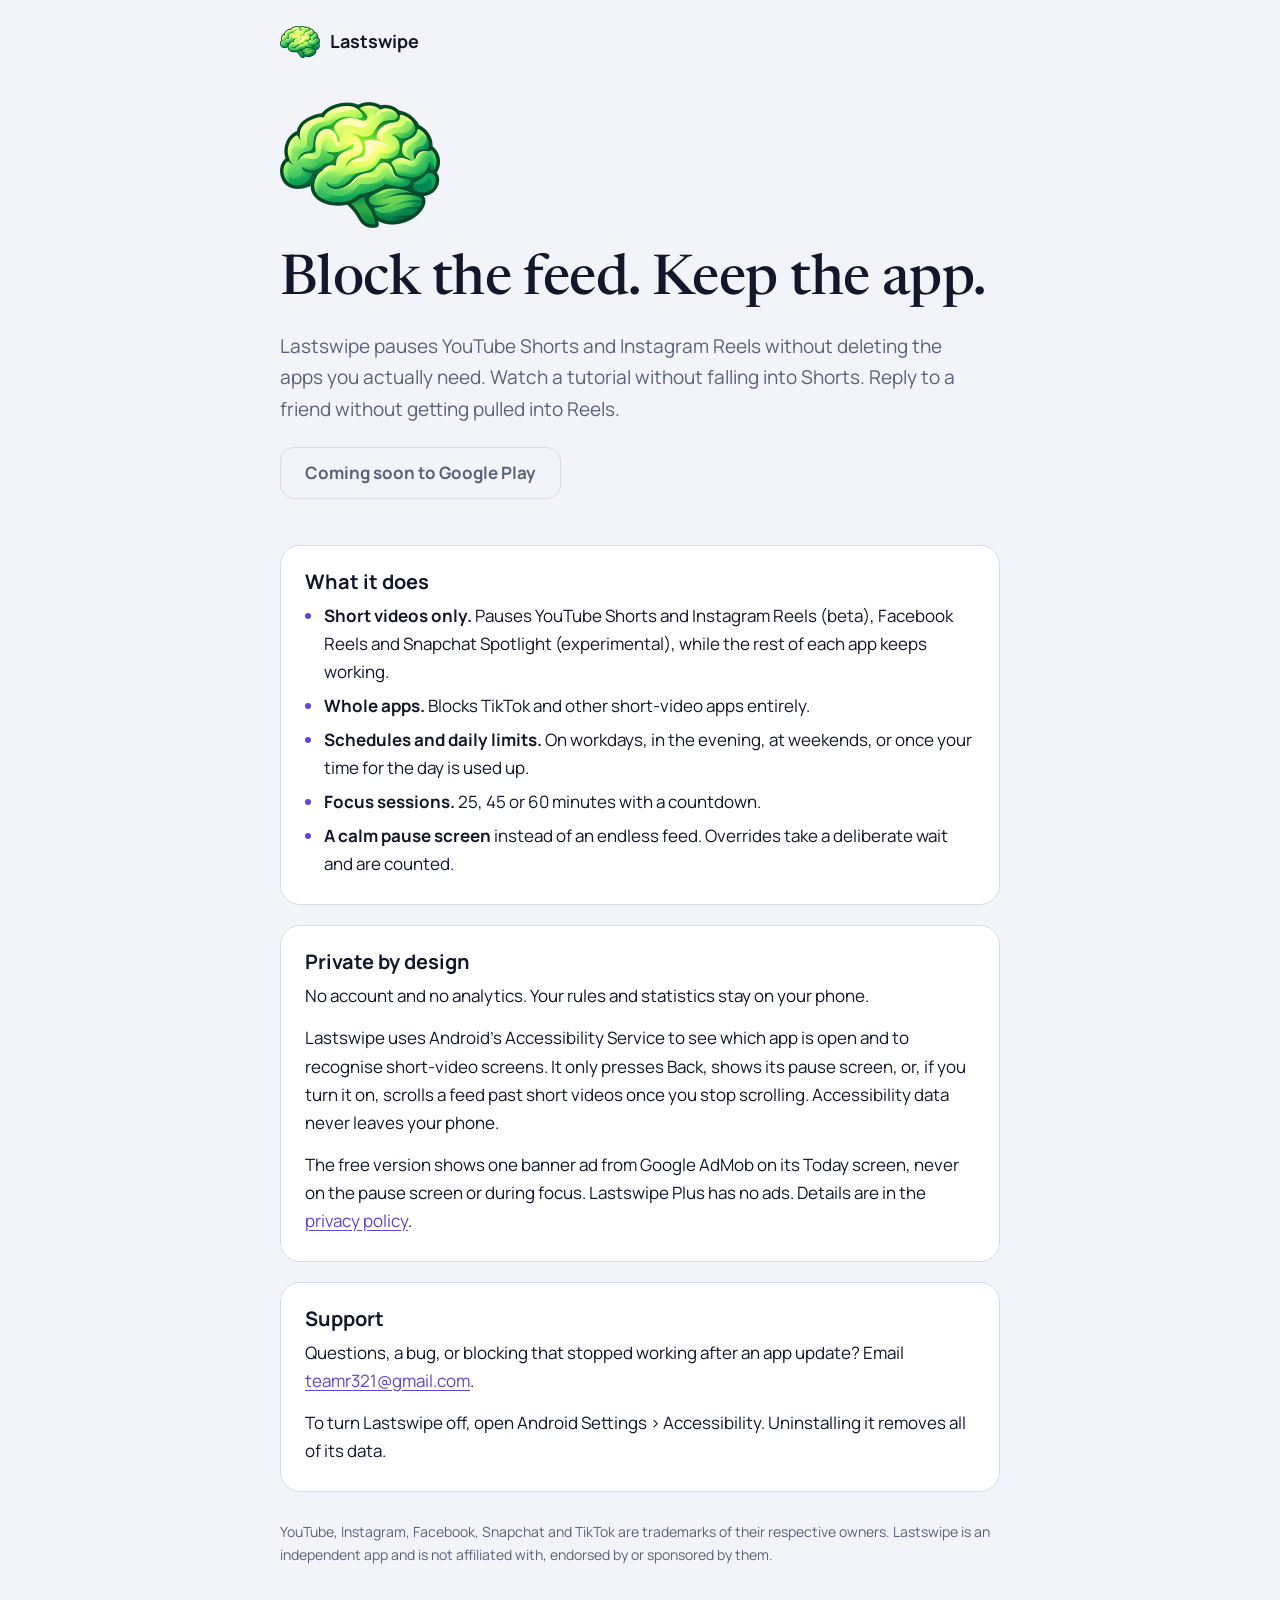
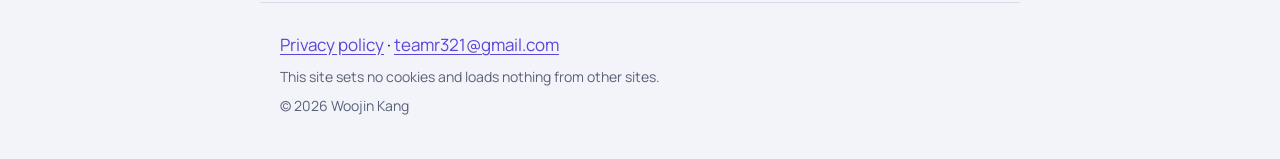
<file: index.html>
<!doctype html>
<html lang="en">
<head>
<meta charset="utf-8">
<meta name="viewport" content="width=device-width, initial-scale=1">
<meta http-equiv="Content-Security-Policy" content="default-src 'none'; script-src 'self'; style-src 'self'; img-src 'self'; font-src 'self'; base-uri 'none'; form-action 'none'">
<meta name="color-scheme" content="dark light">
<title>Lastswipe: block the feed, keep the app</title>
<meta name="description" content="Lastswipe pauses YouTube Shorts and Instagram Reels without deleting the apps you need.">
<link rel="icon" type="image/png" href="assets/icon-512.png">
<link rel="apple-touch-icon" href="assets/icon-512.png">
<link rel="stylesheet" href="assets/style.css">
<link rel="canonical" href="https://teamr2005.github.io/">
<meta property="og:type" content="website">
<meta property="og:site_name" content="Lastswipe">
<meta property="og:title" content="Lastswipe: block the feed, keep the app">
<meta property="og:description" content="Lastswipe pauses YouTube Shorts and Instagram Reels without deleting the apps you need.">
<meta property="og:url" content="https://teamr2005.github.io/">
<meta property="og:image" content="https://teamr2005.github.io/assets/og.png">
</head>
<body>
<header class="top">
<a class="brand" href="./"><img src="assets/logo.png" alt="" width="40" height="32">Lastswipe</a>
</header>
<main class="landing">
<section class="hero">
<img class="hero-logo" src="assets/logo.png" alt="" width="160" height="126">
<h1>Block the feed. Keep the app.</h1>
<p class="lede">Lastswipe pauses YouTube Shorts and Instagram Reels without deleting the apps you actually need.
Watch a tutorial without falling into Shorts. Reply to a friend without getting pulled into Reels.</p>
<p><span class="button soon">Coming soon to Google Play</span></p>
</section>
<section class="card">
<h2>What it does</h2>
<ul class="features">
<li><strong>Short videos only.</strong> Pauses YouTube Shorts and Instagram Reels (beta), Facebook Reels and Snapchat Spotlight (experimental), while the rest of each app keeps working.</li>
<li><strong>Whole apps.</strong> Blocks TikTok and other short-video apps entirely.</li>
<li><strong>Schedules and daily limits.</strong> On workdays, in the evening, at weekends, or once your time for the day is used up.</li>
<li><strong>Focus sessions.</strong> 25, 45 or 60 minutes with a countdown.</li>
<li><strong>A calm pause screen</strong> instead of an endless feed. Overrides take a deliberate wait and are counted.</li>
</ul>
</section>
<section class="card">
<h2>Private by design</h2>
<p>No account and no analytics. Your rules and statistics stay on your phone.</p>
<p>Lastswipe uses Android's Accessibility Service to see which app is open and to recognise short-video screens.
It only presses Back, shows its pause screen, or, if you turn it on, scrolls a feed past short videos once you
stop scrolling. Accessibility data never leaves your phone.</p>
<p>The free version shows one banner ad from Google AdMob on its Today screen, never on the pause screen or during
focus. Lastswipe Plus has no ads. Details are in the <a href="privacy/">privacy policy</a>.</p>
</section>
<section class="card">
<h2>Support</h2>
<p>Questions, a bug, or blocking that stopped working after an app update? Email <a href="mailto:teamr321@gmail.com">teamr321@gmail.com</a>.</p>
<p>To turn Lastswipe off, open Android Settings &gt; Accessibility. Uninstalling it removes all of its data.</p>
</section>
<p class="small trademark">YouTube, Instagram, Facebook, Snapchat and TikTok are trademarks of their respective owners.
Lastswipe is an independent app and is not affiliated with, endorsed by or sponsored by them.</p>
</main>
<footer class="foot">
<p><a href="privacy/">Privacy policy</a> · <a href="mailto:teamr321@gmail.com">teamr321@gmail.com</a></p>
<p class="small">This site sets no cookies and loads nothing from other sites.</p>
<p class="small">© 2026 Woojin Kang</p>
</footer>
</body>
</html>
</file>
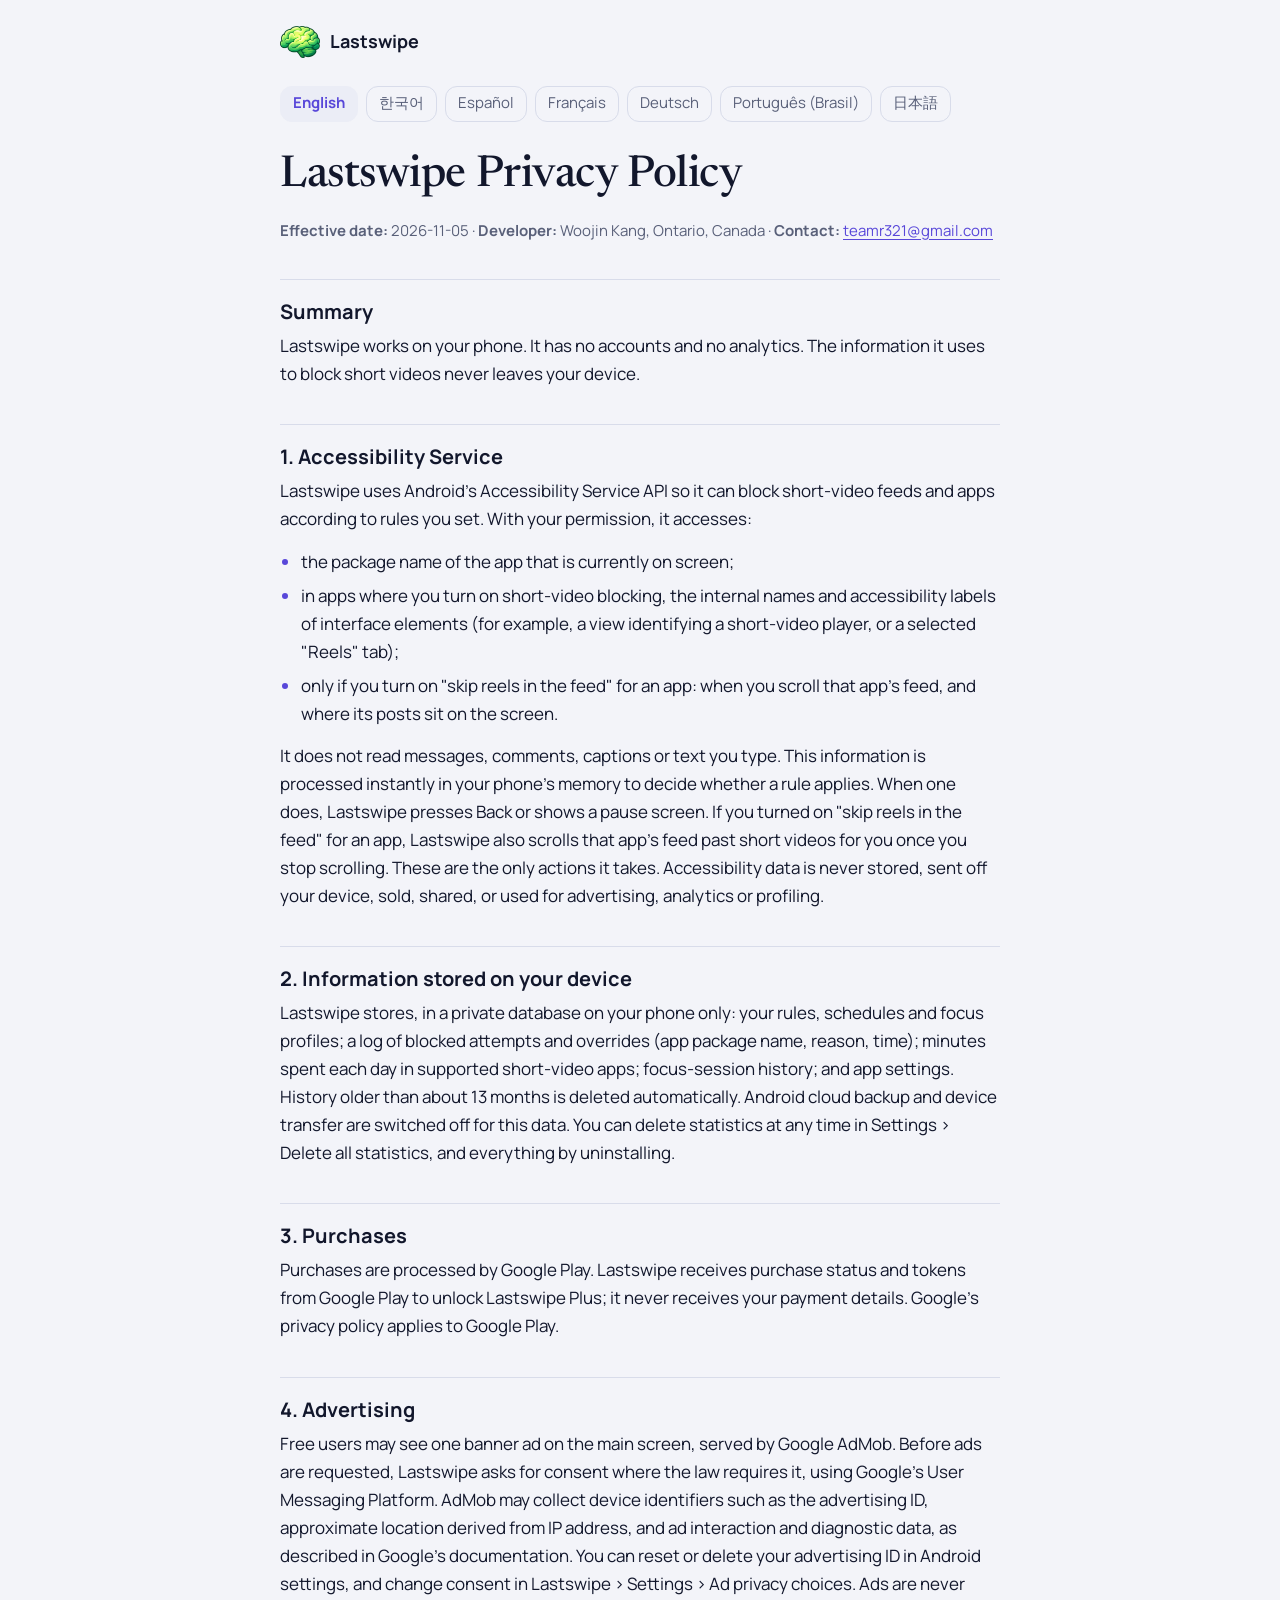
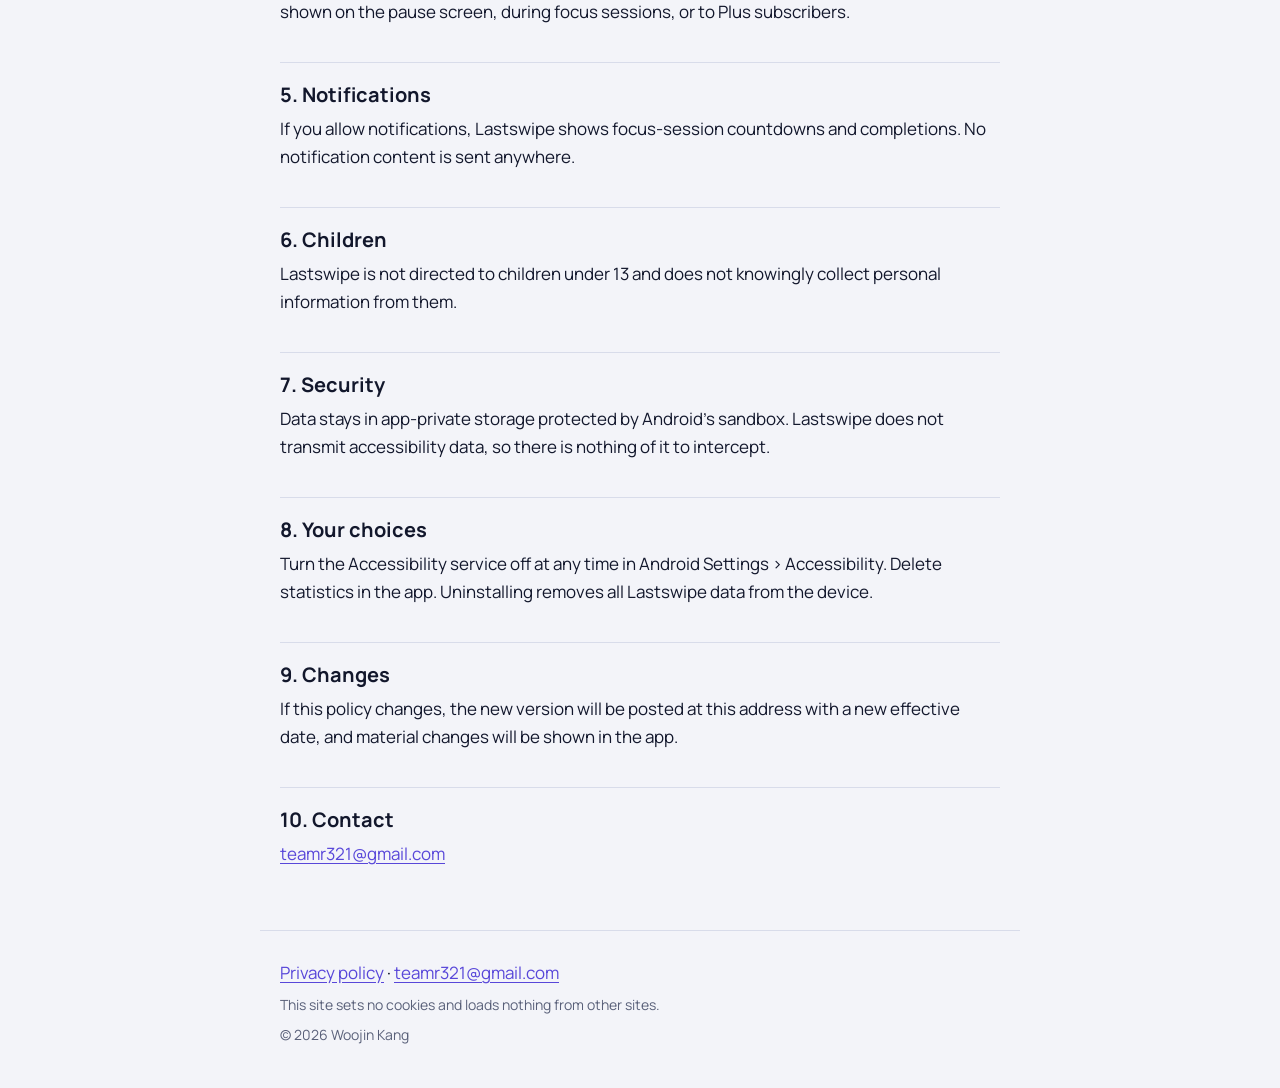
<file: privacy/index.html>
<!doctype html>
<html lang="en">
<head>
<meta charset="utf-8">
<meta name="viewport" content="width=device-width, initial-scale=1">
<meta http-equiv="Content-Security-Policy" content="default-src 'none'; script-src 'self'; style-src 'self'; img-src 'self'; font-src 'self'; base-uri 'none'; form-action 'none'">
<meta name="color-scheme" content="dark light">
<title>Lastswipe Privacy Policy</title>
<meta name="description" content="Lastswipe works on your phone. It has no accounts and no analytics. The information it uses to block short videos never leaves your device.">
<link rel="icon" type="image/png" href="../assets/icon-512.png">
<link rel="apple-touch-icon" href="../assets/icon-512.png">
<link rel="stylesheet" href="../assets/style.css">
<link rel="canonical" href="https://teamr2005.github.io/privacy/">
<link rel="alternate" hreflang="en" href="https://teamr2005.github.io/privacy/">
<link rel="alternate" hreflang="ko" href="https://teamr2005.github.io/privacy/ko/">
<link rel="alternate" hreflang="es" href="https://teamr2005.github.io/privacy/es/">
<link rel="alternate" hreflang="fr" href="https://teamr2005.github.io/privacy/fr/">
<link rel="alternate" hreflang="de" href="https://teamr2005.github.io/privacy/de/">
<link rel="alternate" hreflang="pt-BR" href="https://teamr2005.github.io/privacy/pt-br/">
<link rel="alternate" hreflang="ja" href="https://teamr2005.github.io/privacy/ja/">
<link rel="alternate" hreflang="x-default" href="https://teamr2005.github.io/privacy/">
<meta property="og:type" content="website">
<meta property="og:site_name" content="Lastswipe">
<meta property="og:title" content="Lastswipe Privacy Policy">
<meta property="og:description" content="Lastswipe works on your phone. It has no accounts and no analytics. The information it uses to block short videos never leaves your device.">
<meta property="og:url" content="https://teamr2005.github.io/privacy/">
<meta property="og:image" content="https://teamr2005.github.io/assets/og.png">
<script src="../assets/lang-hint.js" defer></script>
</head>
<body>
<header class="top">
<a class="brand" href="../"><img src="../assets/logo.png" alt="" width="40" height="32">Lastswipe</a>
</header>
<main class="doc">
<nav class="langs" aria-label="Language / 언어"><ul><li><a href="../privacy/" hreflang="en" lang="en" aria-current="page">English</a></li><li><a href="../privacy/ko/" hreflang="ko" lang="ko">한국어</a></li><li><a href="../privacy/es/" hreflang="es" lang="es">Español</a></li><li><a href="../privacy/fr/" hreflang="fr" lang="fr">Français</a></li><li><a href="../privacy/de/" hreflang="de" lang="de">Deutsch</a></li><li><a href="../privacy/pt-br/" hreflang="pt-BR" lang="pt-BR">Português (Brasil)</a></li><li><a href="../privacy/ja/" hreflang="ja" lang="ja">日本語</a></li></ul></nav>
<p class="notice" id="lang-hint" hidden><a href="ko/" lang="ko" data-lang="ko" hidden>한국어로 보기</a><a href="es/" lang="es" data-lang="es" hidden>Leer en español</a><a href="fr/" lang="fr" data-lang="fr" hidden>Lire en français</a><a href="de/" lang="de" data-lang="de" hidden>Auf Deutsch lesen</a><a href="pt-br/" lang="pt-BR" data-lang="pt" hidden>Ler em português</a><a href="ja/" lang="ja" data-lang="ja" hidden>日本語で読む</a></p>
<h1>Lastswipe Privacy Policy</h1>
<p class="meta"><strong>Effective date:</strong> 2026-11-05 · <strong>Developer:</strong> Woojin Kang, Ontario, Canada · <strong>Contact:</strong> <a href="mailto:teamr321@gmail.com">teamr321@gmail.com</a></p>
<h2 id="s1">Summary</h2>
<p>Lastswipe works on your phone. It has no accounts and no analytics. The information it uses to block short videos never leaves your device.</p>
<h2 id="s2">1. Accessibility Service</h2>
<p>Lastswipe uses Android's Accessibility Service API so it can block short-video feeds and apps according to rules you set. With your permission, it accesses:</p>
<ul><li>the package name of the app that is currently on screen;</li><li>in apps where you turn on short-video blocking, the internal names and accessibility labels of interface elements (for example, a view identifying a short-video player, or a selected "Reels" tab);</li><li>only if you turn on "skip reels in the feed" for an app: when you scroll that app's feed, and where its posts sit on the screen.</li></ul>
<p>It does not read messages, comments, captions or text you type. This information is processed instantly in your phone's memory to decide whether a rule applies. When one does, Lastswipe presses Back or shows a pause screen. If you turned on "skip reels in the feed" for an app, Lastswipe also scrolls that app's feed past short videos for you once you stop scrolling. These are the only actions it takes. Accessibility data is never stored, sent off your device, sold, shared, or used for advertising, analytics or profiling.</p>
<h2 id="s3">2. Information stored on your device</h2>
<p>Lastswipe stores, in a private database on your phone only: your rules, schedules and focus profiles; a log of blocked attempts and overrides (app package name, reason, time); minutes spent each day in supported short-video apps; focus-session history; and app settings. History older than about 13 months is deleted automatically. Android cloud backup and device transfer are switched off for this data. You can delete statistics at any time in Settings &gt; Delete all statistics, and everything by uninstalling.</p>
<h2 id="s4">3. Purchases</h2>
<p>Purchases are processed by Google Play. Lastswipe receives purchase status and tokens from Google Play to unlock Lastswipe Plus; it never receives your payment details. Google's privacy policy applies to Google Play.</p>
<h2 id="s5">4. Advertising</h2>
<p>Free users may see one banner ad on the main screen, served by Google AdMob. Before ads are requested, Lastswipe asks for consent where the law requires it, using Google's User Messaging Platform. AdMob may collect device identifiers such as the advertising ID, approximate location derived from IP address, and ad interaction and diagnostic data, as described in Google's documentation. You can reset or delete your advertising ID in Android settings, and change consent in Lastswipe &gt; Settings &gt; Ad privacy choices. Ads are never shown on the pause screen, during focus sessions, or to Plus subscribers.</p>
<h2 id="s6">5. Notifications</h2>
<p>If you allow notifications, Lastswipe shows focus-session countdowns and completions. No notification content is sent anywhere.</p>
<h2 id="s7">6. Children</h2>
<p>Lastswipe is not directed to children under 13 and does not knowingly collect personal information from them.</p>
<h2 id="s8">7. Security</h2>
<p>Data stays in app-private storage protected by Android's sandbox. Lastswipe does not transmit accessibility data, so there is nothing of it to intercept.</p>
<h2 id="s9">8. Your choices</h2>
<p>Turn the Accessibility service off at any time in Android Settings &gt; Accessibility. Delete statistics in the app. Uninstalling removes all Lastswipe data from the device.</p>
<h2 id="s10">9. Changes</h2>
<p>If this policy changes, the new version will be posted at this address with a new effective date, and material changes will be shown in the app.</p>
<h2 id="s11">10. Contact</h2>
<p><a href="mailto:teamr321@gmail.com">teamr321@gmail.com</a></p>
</main>
<footer class="foot">
<p><a href="../privacy/">Privacy policy</a> · <a href="mailto:teamr321@gmail.com">teamr321@gmail.com</a></p>
<p class="small">This site sets no cookies and loads nothing from other sites.</p>
<p class="small">© 2026 Woojin Kang</p>
</footer>
</body>
</html>
</file>
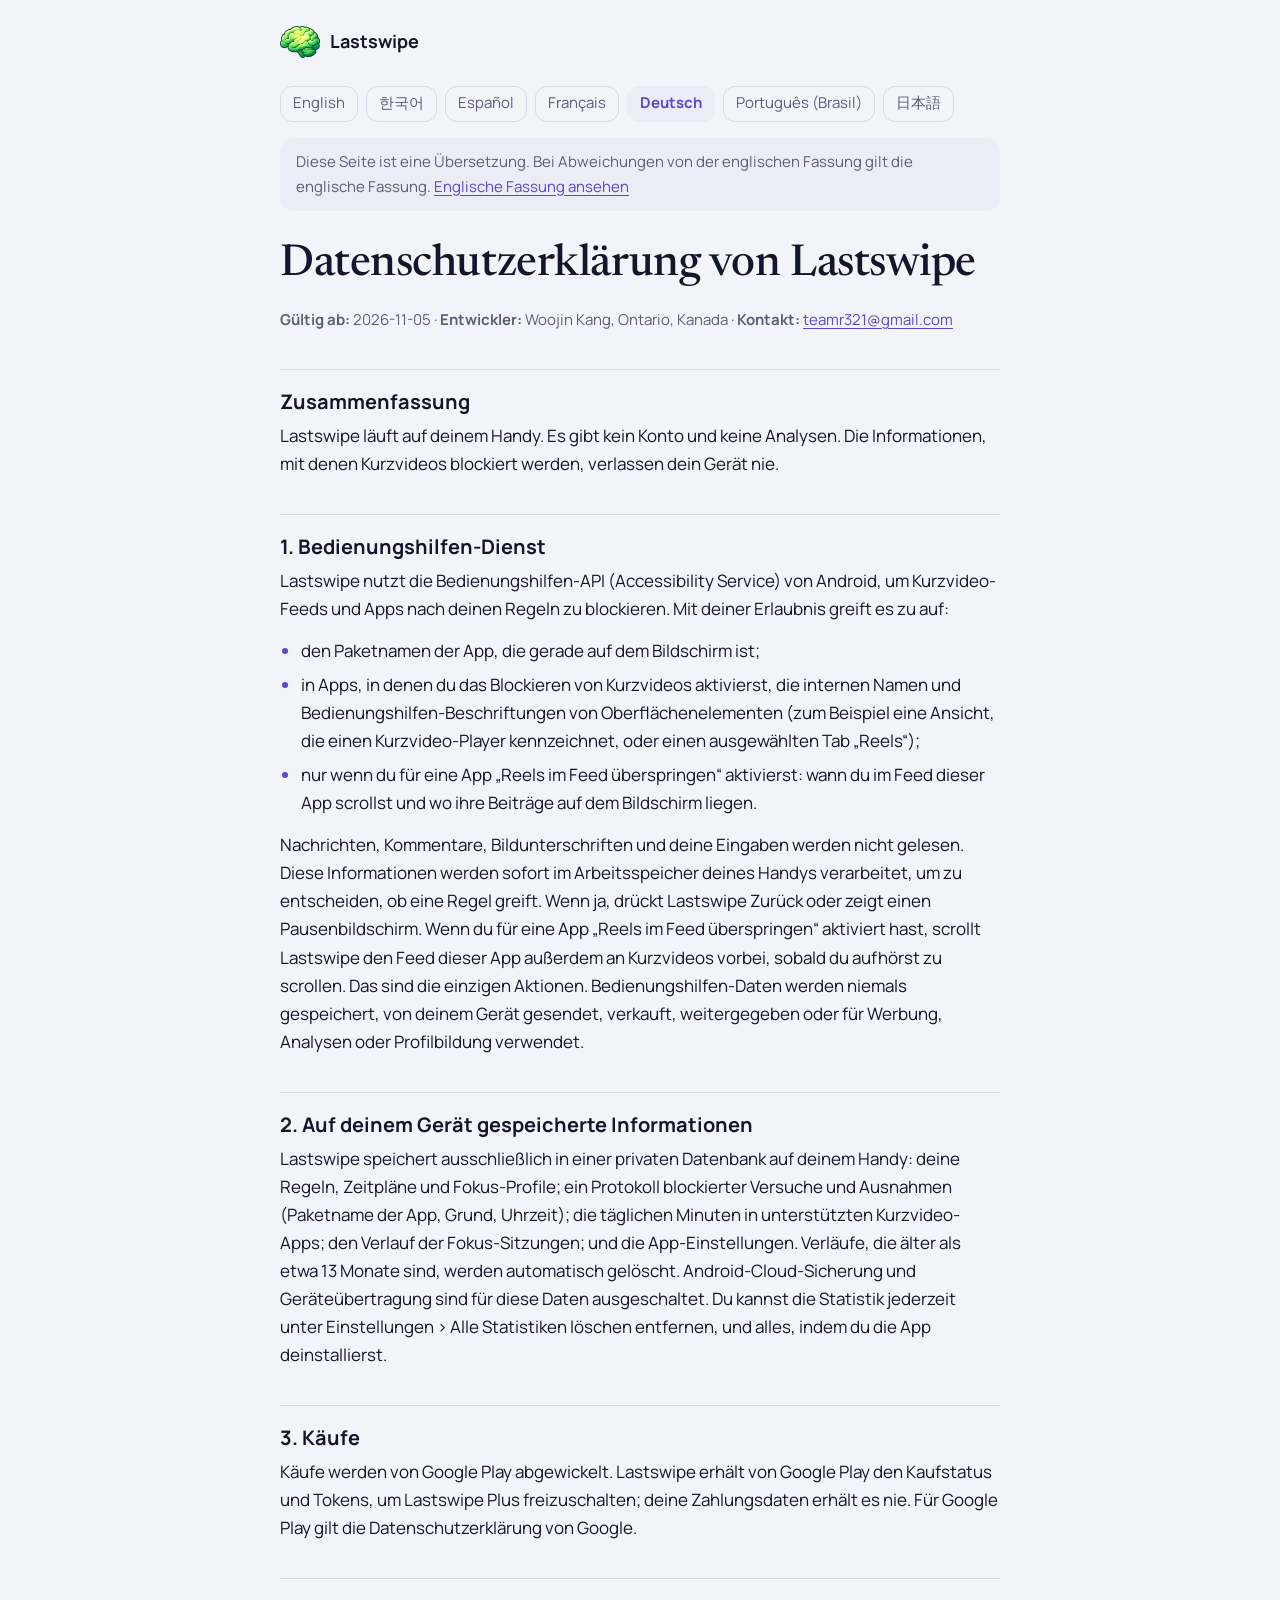
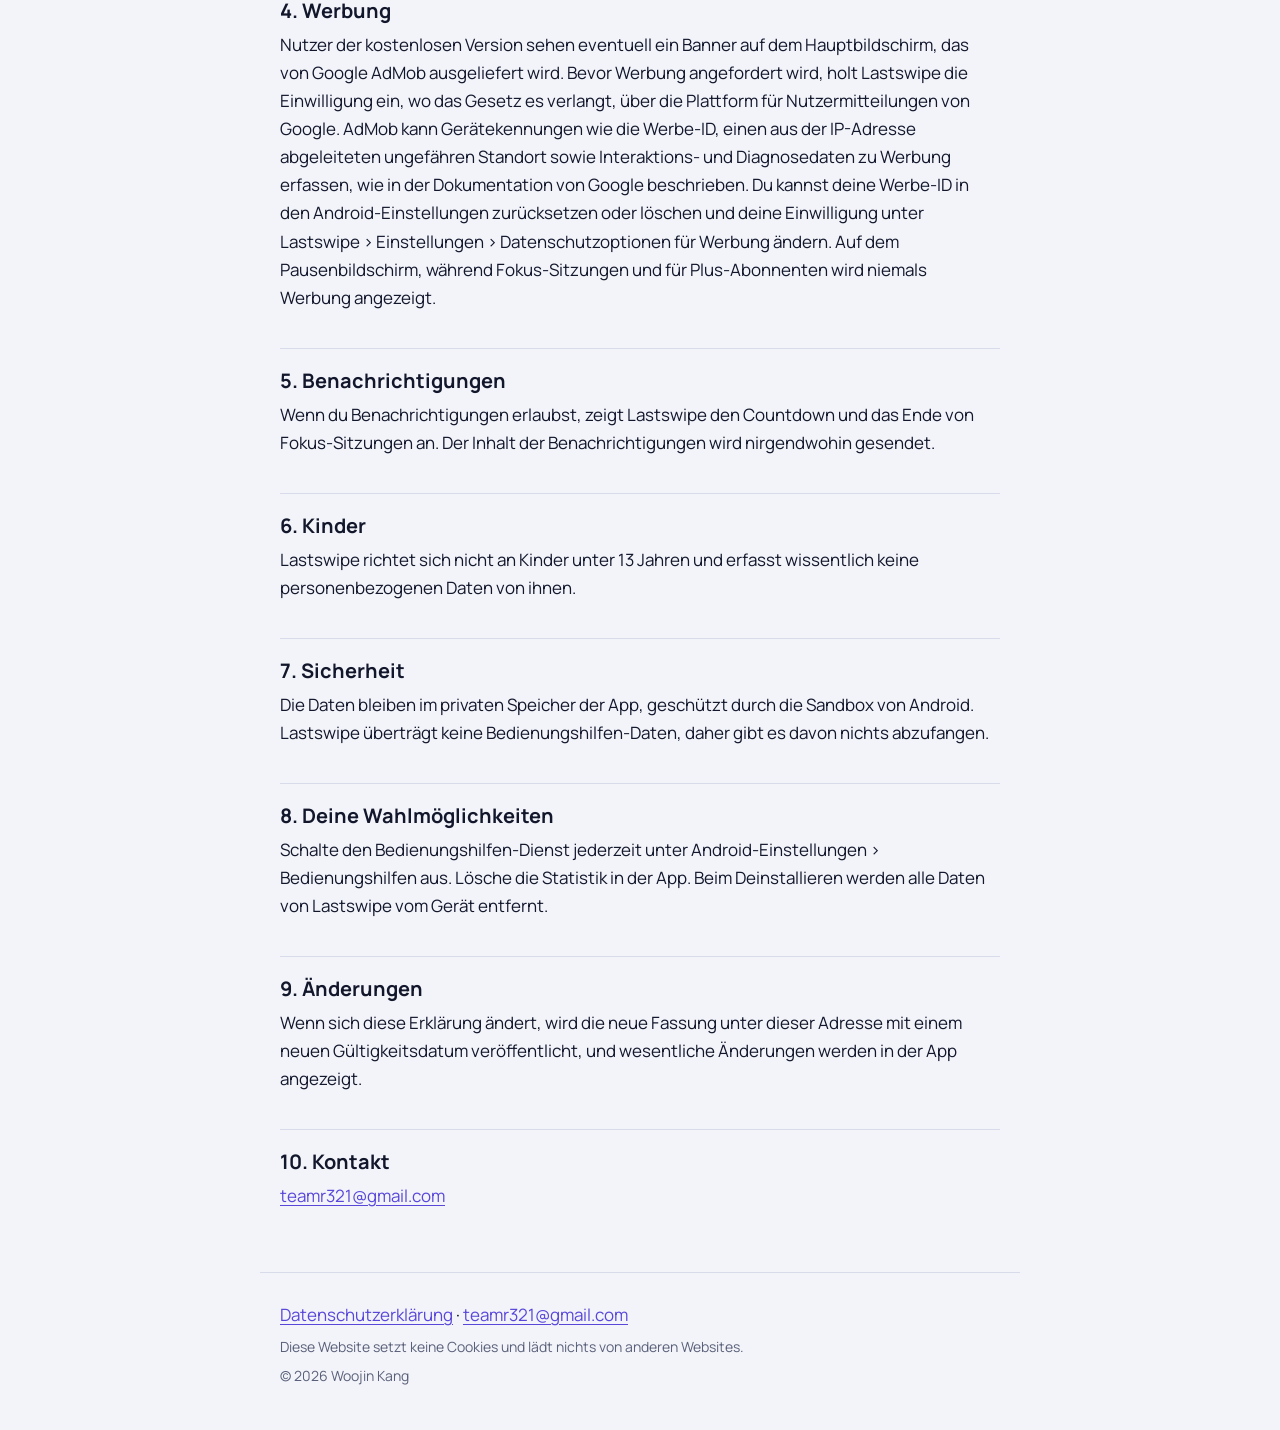
<file: privacy/de/index.html>
<!doctype html>
<html lang="de">
<head>
<meta charset="utf-8">
<meta name="viewport" content="width=device-width, initial-scale=1">
<meta http-equiv="Content-Security-Policy" content="default-src 'none'; script-src 'self'; style-src 'self'; img-src 'self'; font-src 'self'; base-uri 'none'; form-action 'none'">
<meta name="color-scheme" content="dark light">
<title>Datenschutzerklärung von Lastswipe</title>
<meta name="description" content="Lastswipe läuft auf deinem Handy. Es gibt kein Konto und keine Analysen. Die Informationen, mit denen Kurzvideos blockiert werden, verlassen dein Gerät nie.">
<link rel="icon" type="image/png" href="../../assets/icon-512.png">
<link rel="apple-touch-icon" href="../../assets/icon-512.png">
<link rel="stylesheet" href="../../assets/style.css">
<link rel="canonical" href="https://teamr2005.github.io/privacy/de/">
<link rel="alternate" hreflang="en" href="https://teamr2005.github.io/privacy/">
<link rel="alternate" hreflang="ko" href="https://teamr2005.github.io/privacy/ko/">
<link rel="alternate" hreflang="es" href="https://teamr2005.github.io/privacy/es/">
<link rel="alternate" hreflang="fr" href="https://teamr2005.github.io/privacy/fr/">
<link rel="alternate" hreflang="de" href="https://teamr2005.github.io/privacy/de/">
<link rel="alternate" hreflang="pt-BR" href="https://teamr2005.github.io/privacy/pt-br/">
<link rel="alternate" hreflang="ja" href="https://teamr2005.github.io/privacy/ja/">
<link rel="alternate" hreflang="x-default" href="https://teamr2005.github.io/privacy/">
<meta property="og:type" content="website">
<meta property="og:site_name" content="Lastswipe">
<meta property="og:title" content="Datenschutzerklärung von Lastswipe">
<meta property="og:description" content="Lastswipe läuft auf deinem Handy. Es gibt kein Konto und keine Analysen. Die Informationen, mit denen Kurzvideos blockiert werden, verlassen dein Gerät nie.">
<meta property="og:url" content="https://teamr2005.github.io/privacy/de/">
<meta property="og:image" content="https://teamr2005.github.io/assets/og.png">
</head>
<body>
<header class="top">
<a class="brand" href="../../"><img src="../../assets/logo.png" alt="" width="40" height="32">Lastswipe</a>
</header>
<main class="doc">
<nav class="langs" aria-label="Language / 언어"><ul><li><a href="../../privacy/" hreflang="en" lang="en">English</a></li><li><a href="../../privacy/ko/" hreflang="ko" lang="ko">한국어</a></li><li><a href="../../privacy/es/" hreflang="es" lang="es">Español</a></li><li><a href="../../privacy/fr/" hreflang="fr" lang="fr">Français</a></li><li><a href="../../privacy/de/" hreflang="de" lang="de" aria-current="page">Deutsch</a></li><li><a href="../../privacy/pt-br/" hreflang="pt-BR" lang="pt-BR">Português (Brasil)</a></li><li><a href="../../privacy/ja/" hreflang="ja" lang="ja">日本語</a></li></ul></nav>
<p class="notice">Diese Seite ist eine Übersetzung. Bei Abweichungen von der englischen Fassung gilt die englische Fassung. <a href="../" hreflang="en" lang="en">Englische Fassung ansehen</a></p>
<h1>Datenschutzerklärung von Lastswipe</h1>
<p class="meta"><strong>Gültig ab:</strong> 2026-11-05 · <strong>Entwickler:</strong> Woojin Kang, Ontario, Kanada · <strong>Kontakt:</strong> <a href="mailto:teamr321@gmail.com">teamr321@gmail.com</a></p>
<h2 id="s1">Zusammenfassung</h2>
<p>Lastswipe läuft auf deinem Handy. Es gibt kein Konto und keine Analysen. Die Informationen, mit denen Kurzvideos blockiert werden, verlassen dein Gerät nie.</p>
<h2 id="s2">1. Bedienungshilfen-Dienst</h2>
<p>Lastswipe nutzt die Bedienungshilfen-API (Accessibility Service) von Android, um Kurzvideo-Feeds und Apps nach deinen Regeln zu blockieren. Mit deiner Erlaubnis greift es zu auf:</p>
<ul><li>den Paketnamen der App, die gerade auf dem Bildschirm ist;</li><li>in Apps, in denen du das Blockieren von Kurzvideos aktivierst, die internen Namen und Bedienungshilfen-Beschriftungen von Oberflächenelementen (zum Beispiel eine Ansicht, die einen Kurzvideo-Player kennzeichnet, oder einen ausgewählten Tab „Reels“);</li><li>nur wenn du für eine App „Reels im Feed überspringen“ aktivierst: wann du im Feed dieser App scrollst und wo ihre Beiträge auf dem Bildschirm liegen.</li></ul>
<p>Nachrichten, Kommentare, Bildunterschriften und deine Eingaben werden nicht gelesen. Diese Informationen werden sofort im Arbeitsspeicher deines Handys verarbeitet, um zu entscheiden, ob eine Regel greift. Wenn ja, drückt Lastswipe Zurück oder zeigt einen Pausenbildschirm. Wenn du für eine App „Reels im Feed überspringen“ aktiviert hast, scrollt Lastswipe den Feed dieser App außerdem an Kurzvideos vorbei, sobald du aufhörst zu scrollen. Das sind die einzigen Aktionen. Bedienungshilfen-Daten werden niemals gespeichert, von deinem Gerät gesendet, verkauft, weitergegeben oder für Werbung, Analysen oder Profilbildung verwendet.</p>
<h2 id="s3">2. Auf deinem Gerät gespeicherte Informationen</h2>
<p>Lastswipe speichert ausschließlich in einer privaten Datenbank auf deinem Handy: deine Regeln, Zeitpläne und Fokus-Profile; ein Protokoll blockierter Versuche und Ausnahmen (Paketname der App, Grund, Uhrzeit); die täglichen Minuten in unterstützten Kurzvideo-Apps; den Verlauf der Fokus-Sitzungen; und die App-Einstellungen. Verläufe, die älter als etwa 13 Monate sind, werden automatisch gelöscht. Android-Cloud-Sicherung und Geräteübertragung sind für diese Daten ausgeschaltet. Du kannst die Statistik jederzeit unter Einstellungen &gt; Alle Statistiken löschen entfernen, und alles, indem du die App deinstallierst.</p>
<h2 id="s4">3. Käufe</h2>
<p>Käufe werden von Google Play abgewickelt. Lastswipe erhält von Google Play den Kaufstatus und Tokens, um Lastswipe Plus freizuschalten; deine Zahlungsdaten erhält es nie. Für Google Play gilt die Datenschutzerklärung von Google.</p>
<h2 id="s5">4. Werbung</h2>
<p>Nutzer der kostenlosen Version sehen eventuell ein Banner auf dem Hauptbildschirm, das von Google AdMob ausgeliefert wird. Bevor Werbung angefordert wird, holt Lastswipe die Einwilligung ein, wo das Gesetz es verlangt, über die Plattform für Nutzermitteilungen von Google. AdMob kann Gerätekennungen wie die Werbe-ID, einen aus der IP-Adresse abgeleiteten ungefähren Standort sowie Interaktions- und Diagnosedaten zu Werbung erfassen, wie in der Dokumentation von Google beschrieben. Du kannst deine Werbe-ID in den Android-Einstellungen zurücksetzen oder löschen und deine Einwilligung unter Lastswipe &gt; Einstellungen &gt; Datenschutzoptionen für Werbung ändern. Auf dem Pausenbildschirm, während Fokus-Sitzungen und für Plus-Abonnenten wird niemals Werbung angezeigt.</p>
<h2 id="s6">5. Benachrichtigungen</h2>
<p>Wenn du Benachrichtigungen erlaubst, zeigt Lastswipe den Countdown und das Ende von Fokus-Sitzungen an. Der Inhalt der Benachrichtigungen wird nirgendwohin gesendet.</p>
<h2 id="s7">6. Kinder</h2>
<p>Lastswipe richtet sich nicht an Kinder unter 13 Jahren und erfasst wissentlich keine personenbezogenen Daten von ihnen.</p>
<h2 id="s8">7. Sicherheit</h2>
<p>Die Daten bleiben im privaten Speicher der App, geschützt durch die Sandbox von Android. Lastswipe überträgt keine Bedienungshilfen-Daten, daher gibt es davon nichts abzufangen.</p>
<h2 id="s9">8. Deine Wahlmöglichkeiten</h2>
<p>Schalte den Bedienungshilfen-Dienst jederzeit unter Android-Einstellungen &gt; Bedienungshilfen aus. Lösche die Statistik in der App. Beim Deinstallieren werden alle Daten von Lastswipe vom Gerät entfernt.</p>
<h2 id="s10">9. Änderungen</h2>
<p>Wenn sich diese Erklärung ändert, wird die neue Fassung unter dieser Adresse mit einem neuen Gültigkeitsdatum veröffentlicht, und wesentliche Änderungen werden in der App angezeigt.</p>
<h2 id="s11">10. Kontakt</h2>
<p><a href="mailto:teamr321@gmail.com">teamr321@gmail.com</a></p>
</main>
<footer class="foot">
<p><a href="../../privacy/de/">Datenschutzerklärung</a> · <a href="mailto:teamr321@gmail.com">teamr321@gmail.com</a></p>
<p class="small">Diese Website setzt keine Cookies und lädt nichts von anderen Websites.</p>
<p class="small">© 2026 Woojin Kang</p>
</footer>
</body>
</html>
</file>
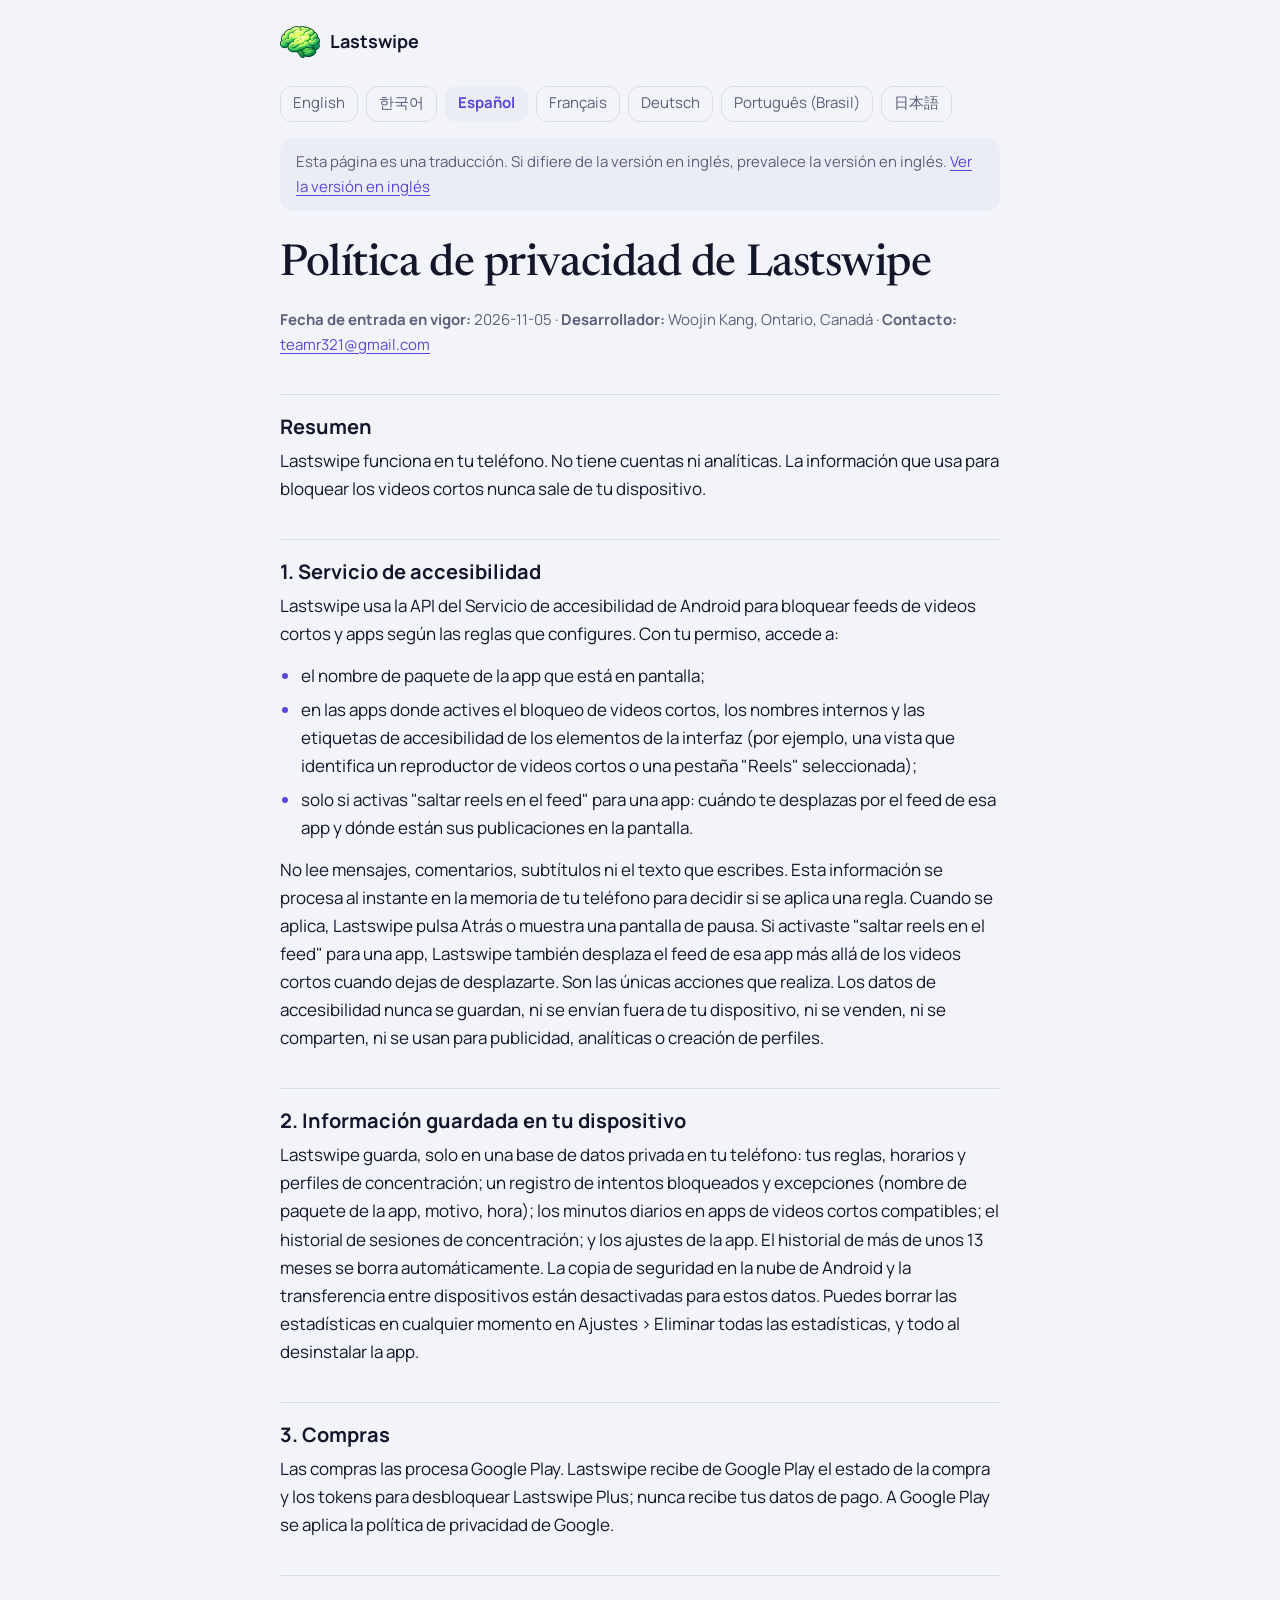
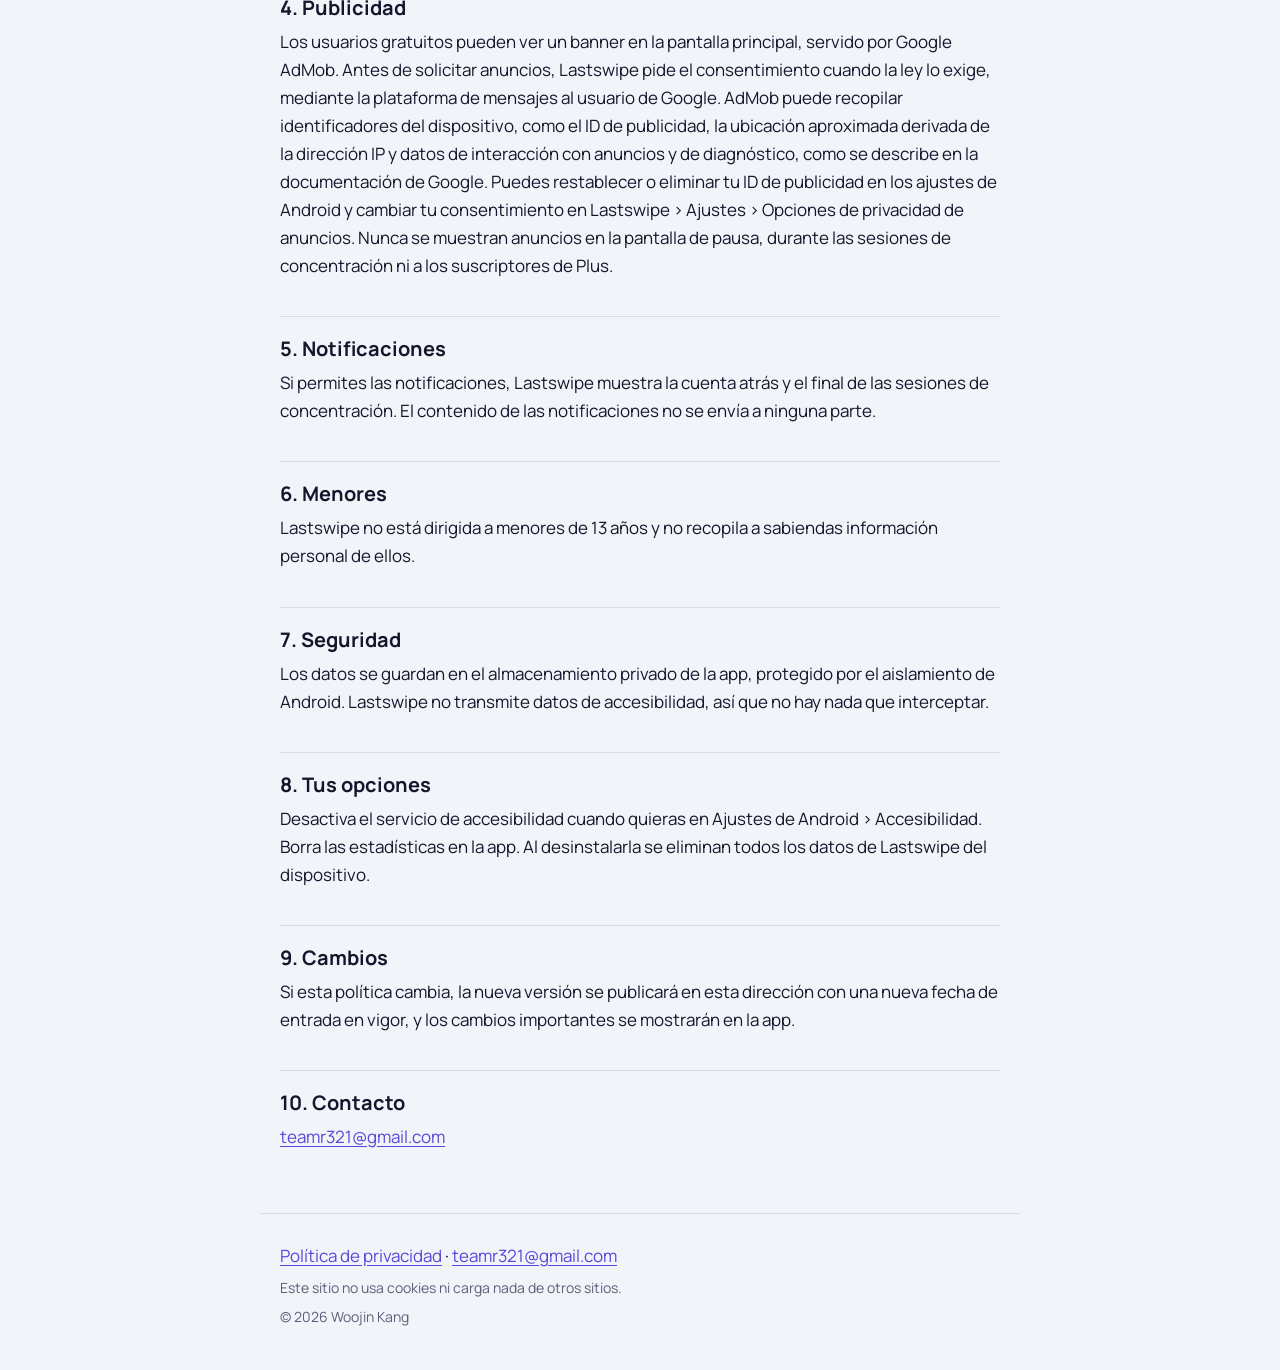
<file: privacy/es/index.html>
<!doctype html>
<html lang="es">
<head>
<meta charset="utf-8">
<meta name="viewport" content="width=device-width, initial-scale=1">
<meta http-equiv="Content-Security-Policy" content="default-src 'none'; script-src 'self'; style-src 'self'; img-src 'self'; font-src 'self'; base-uri 'none'; form-action 'none'">
<meta name="color-scheme" content="dark light">
<title>Política de privacidad de Lastswipe</title>
<meta name="description" content="Lastswipe funciona en tu teléfono. No tiene cuentas ni analíticas. La información que usa para bloquear los videos cortos nunca sale de tu dispositivo.">
<link rel="icon" type="image/png" href="../../assets/icon-512.png">
<link rel="apple-touch-icon" href="../../assets/icon-512.png">
<link rel="stylesheet" href="../../assets/style.css">
<link rel="canonical" href="https://teamr2005.github.io/privacy/es/">
<link rel="alternate" hreflang="en" href="https://teamr2005.github.io/privacy/">
<link rel="alternate" hreflang="ko" href="https://teamr2005.github.io/privacy/ko/">
<link rel="alternate" hreflang="es" href="https://teamr2005.github.io/privacy/es/">
<link rel="alternate" hreflang="fr" href="https://teamr2005.github.io/privacy/fr/">
<link rel="alternate" hreflang="de" href="https://teamr2005.github.io/privacy/de/">
<link rel="alternate" hreflang="pt-BR" href="https://teamr2005.github.io/privacy/pt-br/">
<link rel="alternate" hreflang="ja" href="https://teamr2005.github.io/privacy/ja/">
<link rel="alternate" hreflang="x-default" href="https://teamr2005.github.io/privacy/">
<meta property="og:type" content="website">
<meta property="og:site_name" content="Lastswipe">
<meta property="og:title" content="Política de privacidad de Lastswipe">
<meta property="og:description" content="Lastswipe funciona en tu teléfono. No tiene cuentas ni analíticas. La información que usa para bloquear los videos cortos nunca sale de tu dispositivo.">
<meta property="og:url" content="https://teamr2005.github.io/privacy/es/">
<meta property="og:image" content="https://teamr2005.github.io/assets/og.png">
</head>
<body>
<header class="top">
<a class="brand" href="../../"><img src="../../assets/logo.png" alt="" width="40" height="32">Lastswipe</a>
</header>
<main class="doc">
<nav class="langs" aria-label="Language / 언어"><ul><li><a href="../../privacy/" hreflang="en" lang="en">English</a></li><li><a href="../../privacy/ko/" hreflang="ko" lang="ko">한국어</a></li><li><a href="../../privacy/es/" hreflang="es" lang="es" aria-current="page">Español</a></li><li><a href="../../privacy/fr/" hreflang="fr" lang="fr">Français</a></li><li><a href="../../privacy/de/" hreflang="de" lang="de">Deutsch</a></li><li><a href="../../privacy/pt-br/" hreflang="pt-BR" lang="pt-BR">Português (Brasil)</a></li><li><a href="../../privacy/ja/" hreflang="ja" lang="ja">日本語</a></li></ul></nav>
<p class="notice">Esta página es una traducción. Si difiere de la versión en inglés, prevalece la versión en inglés. <a href="../" hreflang="en" lang="en">Ver la versión en inglés</a></p>
<h1>Política de privacidad de Lastswipe</h1>
<p class="meta"><strong>Fecha de entrada en vigor:</strong> 2026-11-05 · <strong>Desarrollador:</strong> Woojin Kang, Ontario, Canadá · <strong>Contacto:</strong> <a href="mailto:teamr321@gmail.com">teamr321@gmail.com</a></p>
<h2 id="s1">Resumen</h2>
<p>Lastswipe funciona en tu teléfono. No tiene cuentas ni analíticas. La información que usa para bloquear los videos cortos nunca sale de tu dispositivo.</p>
<h2 id="s2">1. Servicio de accesibilidad</h2>
<p>Lastswipe usa la API del Servicio de accesibilidad de Android para bloquear feeds de videos cortos y apps según las reglas que configures. Con tu permiso, accede a:</p>
<ul><li>el nombre de paquete de la app que está en pantalla;</li><li>en las apps donde actives el bloqueo de videos cortos, los nombres internos y las etiquetas de accesibilidad de los elementos de la interfaz (por ejemplo, una vista que identifica un reproductor de videos cortos o una pestaña "Reels" seleccionada);</li><li>solo si activas "saltar reels en el feed" para una app: cuándo te desplazas por el feed de esa app y dónde están sus publicaciones en la pantalla.</li></ul>
<p>No lee mensajes, comentarios, subtítulos ni el texto que escribes. Esta información se procesa al instante en la memoria de tu teléfono para decidir si se aplica una regla. Cuando se aplica, Lastswipe pulsa Atrás o muestra una pantalla de pausa. Si activaste "saltar reels en el feed" para una app, Lastswipe también desplaza el feed de esa app más allá de los videos cortos cuando dejas de desplazarte. Son las únicas acciones que realiza. Los datos de accesibilidad nunca se guardan, ni se envían fuera de tu dispositivo, ni se venden, ni se comparten, ni se usan para publicidad, analíticas o creación de perfiles.</p>
<h2 id="s3">2. Información guardada en tu dispositivo</h2>
<p>Lastswipe guarda, solo en una base de datos privada en tu teléfono: tus reglas, horarios y perfiles de concentración; un registro de intentos bloqueados y excepciones (nombre de paquete de la app, motivo, hora); los minutos diarios en apps de videos cortos compatibles; el historial de sesiones de concentración; y los ajustes de la app. El historial de más de unos 13 meses se borra automáticamente. La copia de seguridad en la nube de Android y la transferencia entre dispositivos están desactivadas para estos datos. Puedes borrar las estadísticas en cualquier momento en Ajustes &gt; Eliminar todas las estadísticas, y todo al desinstalar la app.</p>
<h2 id="s4">3. Compras</h2>
<p>Las compras las procesa Google Play. Lastswipe recibe de Google Play el estado de la compra y los tokens para desbloquear Lastswipe Plus; nunca recibe tus datos de pago. A Google Play se aplica la política de privacidad de Google.</p>
<h2 id="s5">4. Publicidad</h2>
<p>Los usuarios gratuitos pueden ver un banner en la pantalla principal, servido por Google AdMob. Antes de solicitar anuncios, Lastswipe pide el consentimiento cuando la ley lo exige, mediante la plataforma de mensajes al usuario de Google. AdMob puede recopilar identificadores del dispositivo, como el ID de publicidad, la ubicación aproximada derivada de la dirección IP y datos de interacción con anuncios y de diagnóstico, como se describe en la documentación de Google. Puedes restablecer o eliminar tu ID de publicidad en los ajustes de Android y cambiar tu consentimiento en Lastswipe &gt; Ajustes &gt; Opciones de privacidad de anuncios. Nunca se muestran anuncios en la pantalla de pausa, durante las sesiones de concentración ni a los suscriptores de Plus.</p>
<h2 id="s6">5. Notificaciones</h2>
<p>Si permites las notificaciones, Lastswipe muestra la cuenta atrás y el final de las sesiones de concentración. El contenido de las notificaciones no se envía a ninguna parte.</p>
<h2 id="s7">6. Menores</h2>
<p>Lastswipe no está dirigida a menores de 13 años y no recopila a sabiendas información personal de ellos.</p>
<h2 id="s8">7. Seguridad</h2>
<p>Los datos se guardan en el almacenamiento privado de la app, protegido por el aislamiento de Android. Lastswipe no transmite datos de accesibilidad, así que no hay nada que interceptar.</p>
<h2 id="s9">8. Tus opciones</h2>
<p>Desactiva el servicio de accesibilidad cuando quieras en Ajustes de Android &gt; Accesibilidad. Borra las estadísticas en la app. Al desinstalarla se eliminan todos los datos de Lastswipe del dispositivo.</p>
<h2 id="s10">9. Cambios</h2>
<p>Si esta política cambia, la nueva versión se publicará en esta dirección con una nueva fecha de entrada en vigor, y los cambios importantes se mostrarán en la app.</p>
<h2 id="s11">10. Contacto</h2>
<p><a href="mailto:teamr321@gmail.com">teamr321@gmail.com</a></p>
</main>
<footer class="foot">
<p><a href="../../privacy/es/">Política de privacidad</a> · <a href="mailto:teamr321@gmail.com">teamr321@gmail.com</a></p>
<p class="small">Este sitio no usa cookies ni carga nada de otros sitios.</p>
<p class="small">© 2026 Woojin Kang</p>
</footer>
</body>
</html>
</file>
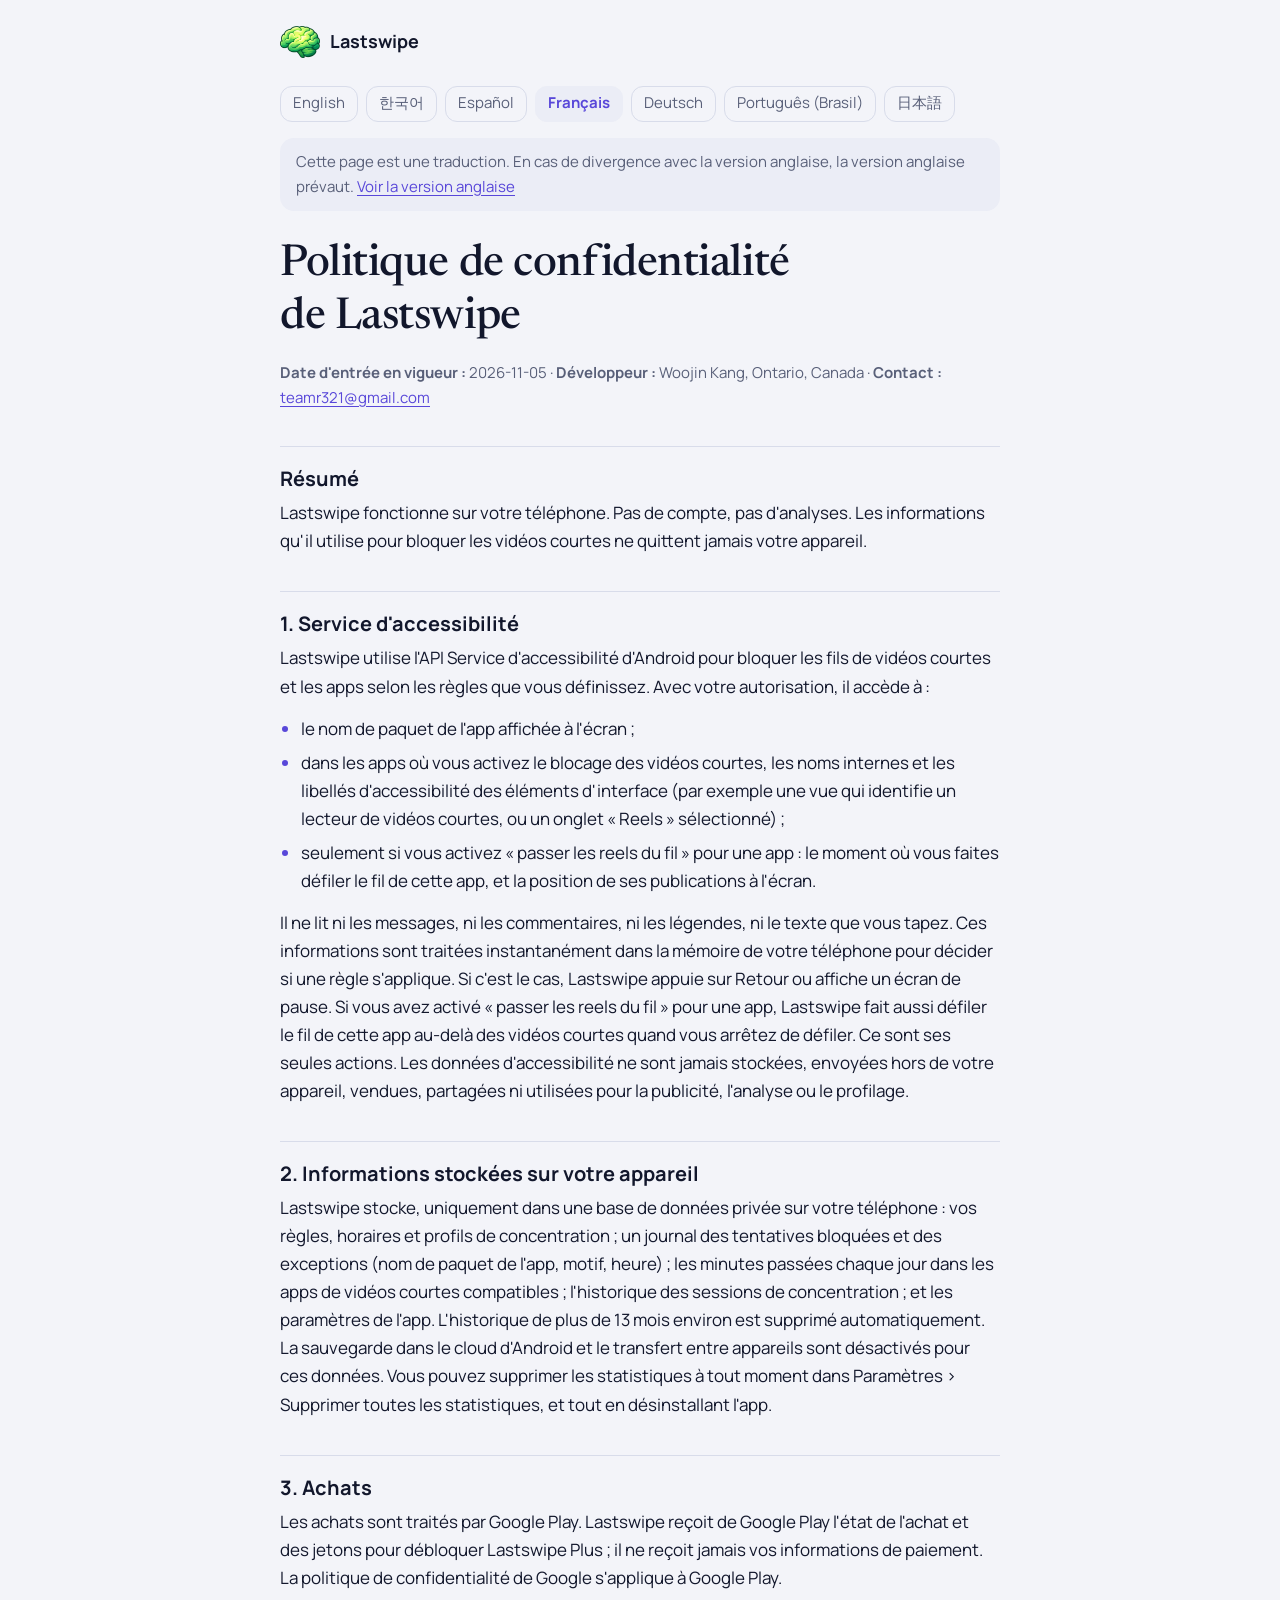
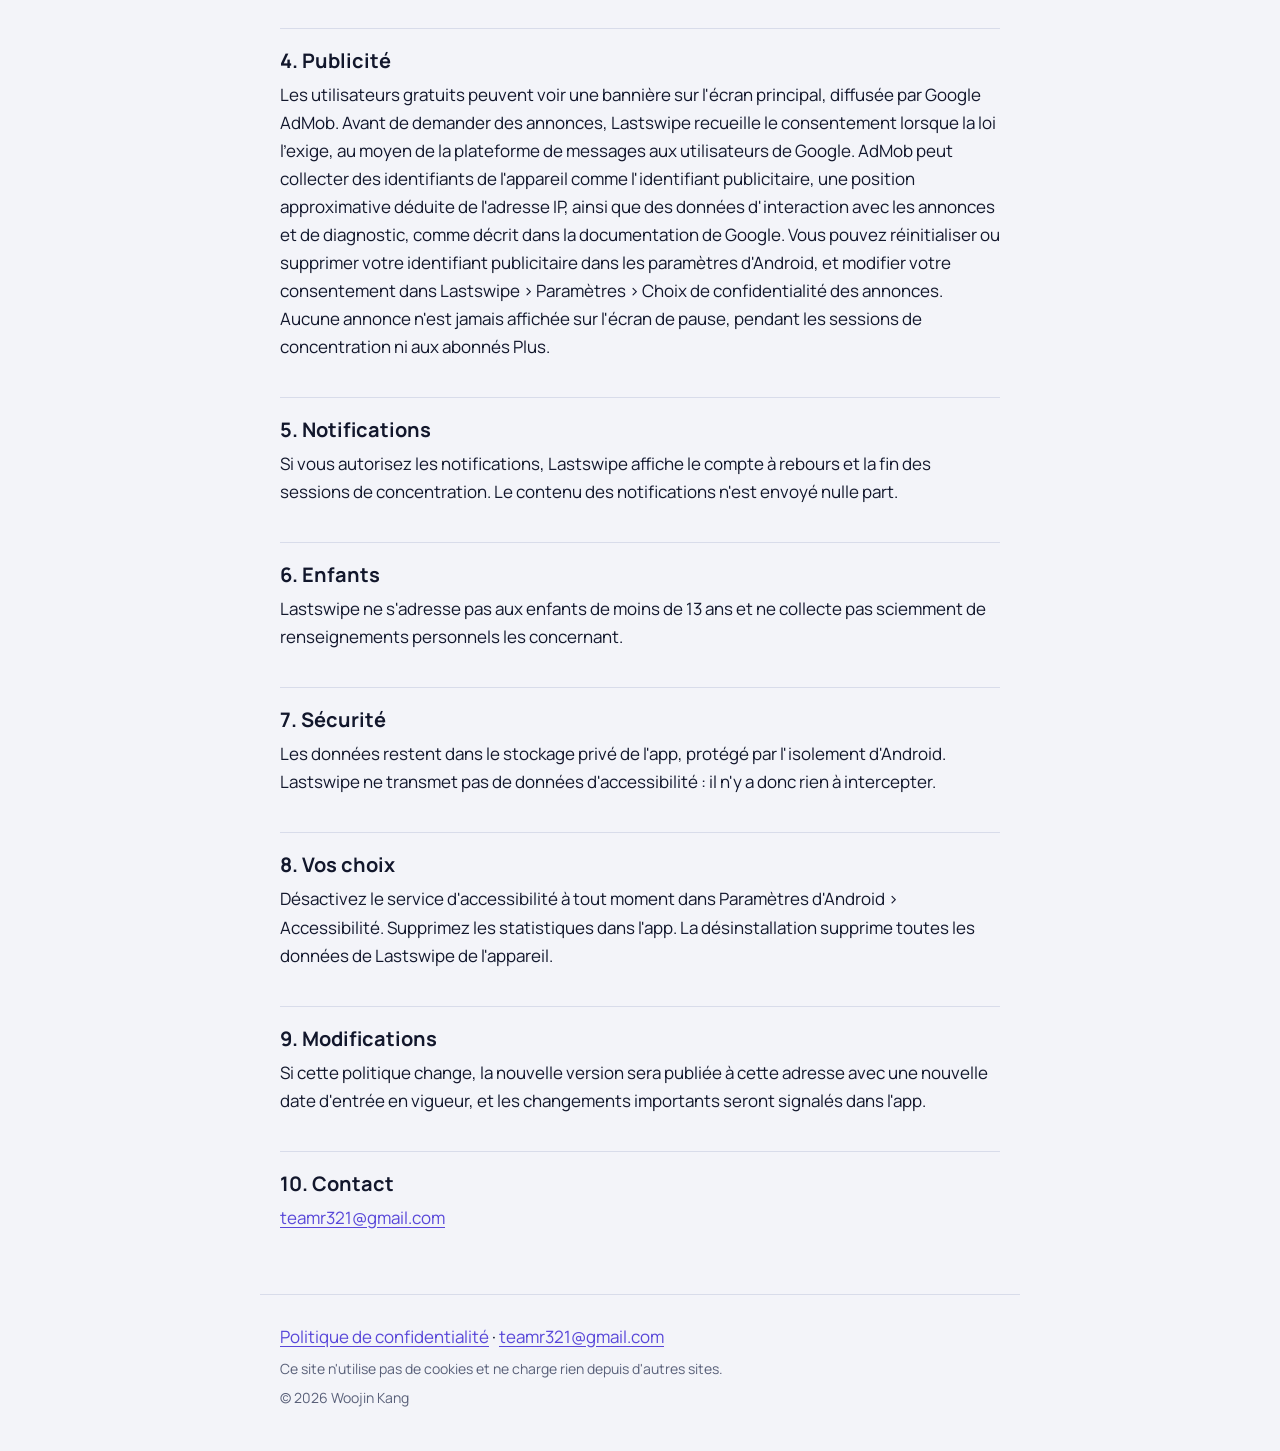
<file: privacy/fr/index.html>
<!doctype html>
<html lang="fr">
<head>
<meta charset="utf-8">
<meta name="viewport" content="width=device-width, initial-scale=1">
<meta http-equiv="Content-Security-Policy" content="default-src 'none'; script-src 'self'; style-src 'self'; img-src 'self'; font-src 'self'; base-uri 'none'; form-action 'none'">
<meta name="color-scheme" content="dark light">
<title>Politique de confidentialité de Lastswipe</title>
<meta name="description" content="Lastswipe fonctionne sur votre téléphone. Pas de compte, pas d&#x27;analyses. Les informations qu&#x27;il utilise pour bloquer les vidéos courtes ne quittent jamais votre appareil.">
<link rel="icon" type="image/png" href="../../assets/icon-512.png">
<link rel="apple-touch-icon" href="../../assets/icon-512.png">
<link rel="stylesheet" href="../../assets/style.css">
<link rel="canonical" href="https://teamr2005.github.io/privacy/fr/">
<link rel="alternate" hreflang="en" href="https://teamr2005.github.io/privacy/">
<link rel="alternate" hreflang="ko" href="https://teamr2005.github.io/privacy/ko/">
<link rel="alternate" hreflang="es" href="https://teamr2005.github.io/privacy/es/">
<link rel="alternate" hreflang="fr" href="https://teamr2005.github.io/privacy/fr/">
<link rel="alternate" hreflang="de" href="https://teamr2005.github.io/privacy/de/">
<link rel="alternate" hreflang="pt-BR" href="https://teamr2005.github.io/privacy/pt-br/">
<link rel="alternate" hreflang="ja" href="https://teamr2005.github.io/privacy/ja/">
<link rel="alternate" hreflang="x-default" href="https://teamr2005.github.io/privacy/">
<meta property="og:type" content="website">
<meta property="og:site_name" content="Lastswipe">
<meta property="og:title" content="Politique de confidentialité de Lastswipe">
<meta property="og:description" content="Lastswipe fonctionne sur votre téléphone. Pas de compte, pas d&#x27;analyses. Les informations qu&#x27;il utilise pour bloquer les vidéos courtes ne quittent jamais votre appareil.">
<meta property="og:url" content="https://teamr2005.github.io/privacy/fr/">
<meta property="og:image" content="https://teamr2005.github.io/assets/og.png">
</head>
<body>
<header class="top">
<a class="brand" href="../../"><img src="../../assets/logo.png" alt="" width="40" height="32">Lastswipe</a>
</header>
<main class="doc">
<nav class="langs" aria-label="Language / 언어"><ul><li><a href="../../privacy/" hreflang="en" lang="en">English</a></li><li><a href="../../privacy/ko/" hreflang="ko" lang="ko">한국어</a></li><li><a href="../../privacy/es/" hreflang="es" lang="es">Español</a></li><li><a href="../../privacy/fr/" hreflang="fr" lang="fr" aria-current="page">Français</a></li><li><a href="../../privacy/de/" hreflang="de" lang="de">Deutsch</a></li><li><a href="../../privacy/pt-br/" hreflang="pt-BR" lang="pt-BR">Português (Brasil)</a></li><li><a href="../../privacy/ja/" hreflang="ja" lang="ja">日本語</a></li></ul></nav>
<p class="notice">Cette page est une traduction. En cas de divergence avec la version anglaise, la version anglaise prévaut. <a href="../" hreflang="en" lang="en">Voir la version anglaise</a></p>
<h1>Politique de confidentialité de Lastswipe</h1>
<p class="meta"><strong>Date d'entrée en vigueur :</strong> 2026-11-05 · <strong>Développeur :</strong> Woojin Kang, Ontario, Canada · <strong>Contact :</strong> <a href="mailto:teamr321@gmail.com">teamr321@gmail.com</a></p>
<h2 id="s1">Résumé</h2>
<p>Lastswipe fonctionne sur votre téléphone. Pas de compte, pas d'analyses. Les informations qu'il utilise pour bloquer les vidéos courtes ne quittent jamais votre appareil.</p>
<h2 id="s2">1. Service d'accessibilité</h2>
<p>Lastswipe utilise l'API Service d'accessibilité d'Android pour bloquer les fils de vidéos courtes et les apps selon les règles que vous définissez. Avec votre autorisation, il accède à :</p>
<ul><li>le nom de paquet de l'app affichée à l'écran ;</li><li>dans les apps où vous activez le blocage des vidéos courtes, les noms internes et les libellés d'accessibilité des éléments d'interface (par exemple une vue qui identifie un lecteur de vidéos courtes, ou un onglet « Reels » sélectionné) ;</li><li>seulement si vous activez « passer les reels du fil » pour une app : le moment où vous faites défiler le fil de cette app, et la position de ses publications à l'écran.</li></ul>
<p>Il ne lit ni les messages, ni les commentaires, ni les légendes, ni le texte que vous tapez. Ces informations sont traitées instantanément dans la mémoire de votre téléphone pour décider si une règle s'applique. Si c'est le cas, Lastswipe appuie sur Retour ou affiche un écran de pause. Si vous avez activé « passer les reels du fil » pour une app, Lastswipe fait aussi défiler le fil de cette app au-delà des vidéos courtes quand vous arrêtez de défiler. Ce sont ses seules actions. Les données d'accessibilité ne sont jamais stockées, envoyées hors de votre appareil, vendues, partagées ni utilisées pour la publicité, l'analyse ou le profilage.</p>
<h2 id="s3">2. Informations stockées sur votre appareil</h2>
<p>Lastswipe stocke, uniquement dans une base de données privée sur votre téléphone : vos règles, horaires et profils de concentration ; un journal des tentatives bloquées et des exceptions (nom de paquet de l'app, motif, heure) ; les minutes passées chaque jour dans les apps de vidéos courtes compatibles ; l'historique des sessions de concentration ; et les paramètres de l'app. L'historique de plus de 13 mois environ est supprimé automatiquement. La sauvegarde dans le cloud d'Android et le transfert entre appareils sont désactivés pour ces données. Vous pouvez supprimer les statistiques à tout moment dans Paramètres &gt; Supprimer toutes les statistiques, et tout en désinstallant l'app.</p>
<h2 id="s4">3. Achats</h2>
<p>Les achats sont traités par Google Play. Lastswipe reçoit de Google Play l'état de l'achat et des jetons pour débloquer Lastswipe Plus ; il ne reçoit jamais vos informations de paiement. La politique de confidentialité de Google s'applique à Google Play.</p>
<h2 id="s5">4. Publicité</h2>
<p>Les utilisateurs gratuits peuvent voir une bannière sur l'écran principal, diffusée par Google AdMob. Avant de demander des annonces, Lastswipe recueille le consentement lorsque la loi l'exige, au moyen de la plateforme de messages aux utilisateurs de Google. AdMob peut collecter des identifiants de l'appareil comme l'identifiant publicitaire, une position approximative déduite de l'adresse IP, ainsi que des données d'interaction avec les annonces et de diagnostic, comme décrit dans la documentation de Google. Vous pouvez réinitialiser ou supprimer votre identifiant publicitaire dans les paramètres d'Android, et modifier votre consentement dans Lastswipe &gt; Paramètres &gt; Choix de confidentialité des annonces. Aucune annonce n'est jamais affichée sur l'écran de pause, pendant les sessions de concentration ni aux abonnés Plus.</p>
<h2 id="s6">5. Notifications</h2>
<p>Si vous autorisez les notifications, Lastswipe affiche le compte à rebours et la fin des sessions de concentration. Le contenu des notifications n'est envoyé nulle part.</p>
<h2 id="s7">6. Enfants</h2>
<p>Lastswipe ne s'adresse pas aux enfants de moins de 13 ans et ne collecte pas sciemment de renseignements personnels les concernant.</p>
<h2 id="s8">7. Sécurité</h2>
<p>Les données restent dans le stockage privé de l'app, protégé par l'isolement d'Android. Lastswipe ne transmet pas de données d'accessibilité : il n'y a donc rien à intercepter.</p>
<h2 id="s9">8. Vos choix</h2>
<p>Désactivez le service d'accessibilité à tout moment dans Paramètres d'Android &gt; Accessibilité. Supprimez les statistiques dans l'app. La désinstallation supprime toutes les données de Lastswipe de l'appareil.</p>
<h2 id="s10">9. Modifications</h2>
<p>Si cette politique change, la nouvelle version sera publiée à cette adresse avec une nouvelle date d'entrée en vigueur, et les changements importants seront signalés dans l'app.</p>
<h2 id="s11">10. Contact</h2>
<p><a href="mailto:teamr321@gmail.com">teamr321@gmail.com</a></p>
</main>
<footer class="foot">
<p><a href="../../privacy/fr/">Politique de confidentialité</a> · <a href="mailto:teamr321@gmail.com">teamr321@gmail.com</a></p>
<p class="small">Ce site n&#x27;utilise pas de cookies et ne charge rien depuis d&#x27;autres sites.</p>
<p class="small">© 2026 Woojin Kang</p>
</footer>
</body>
</html>
</file>
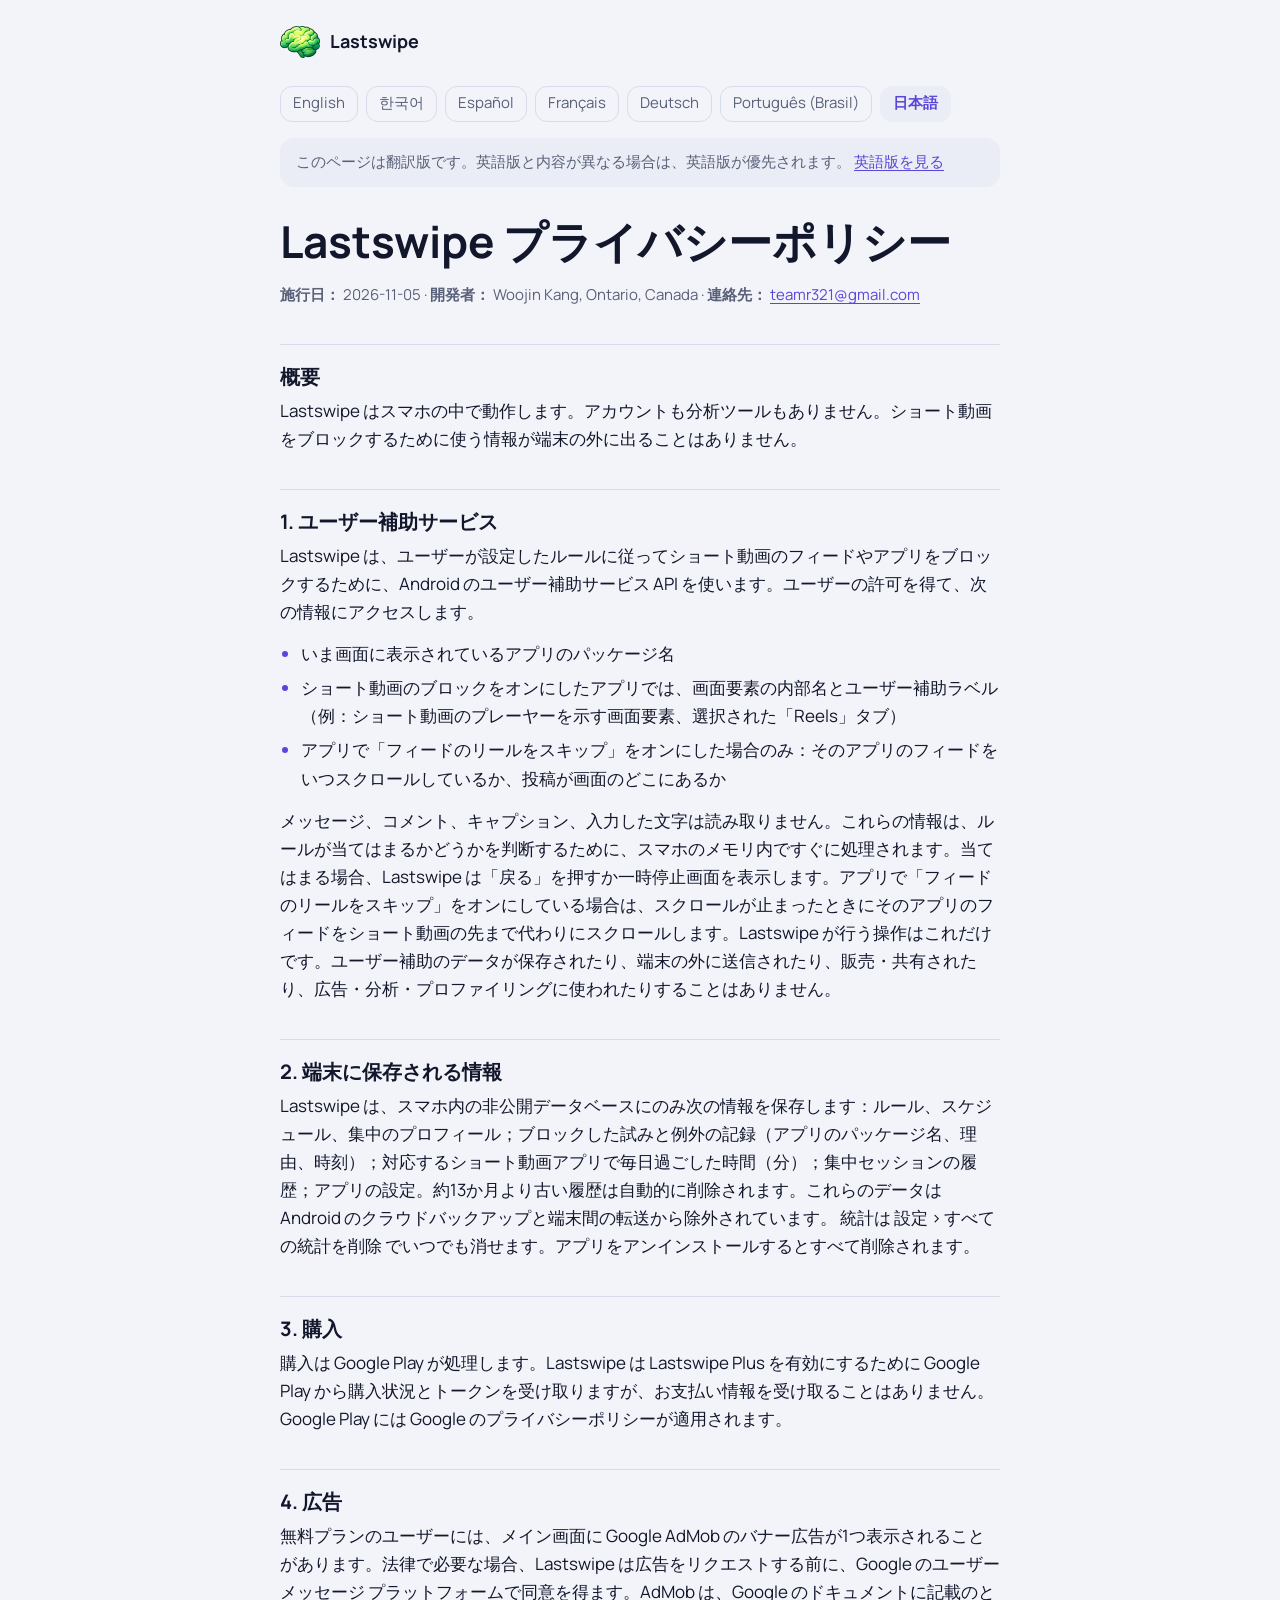
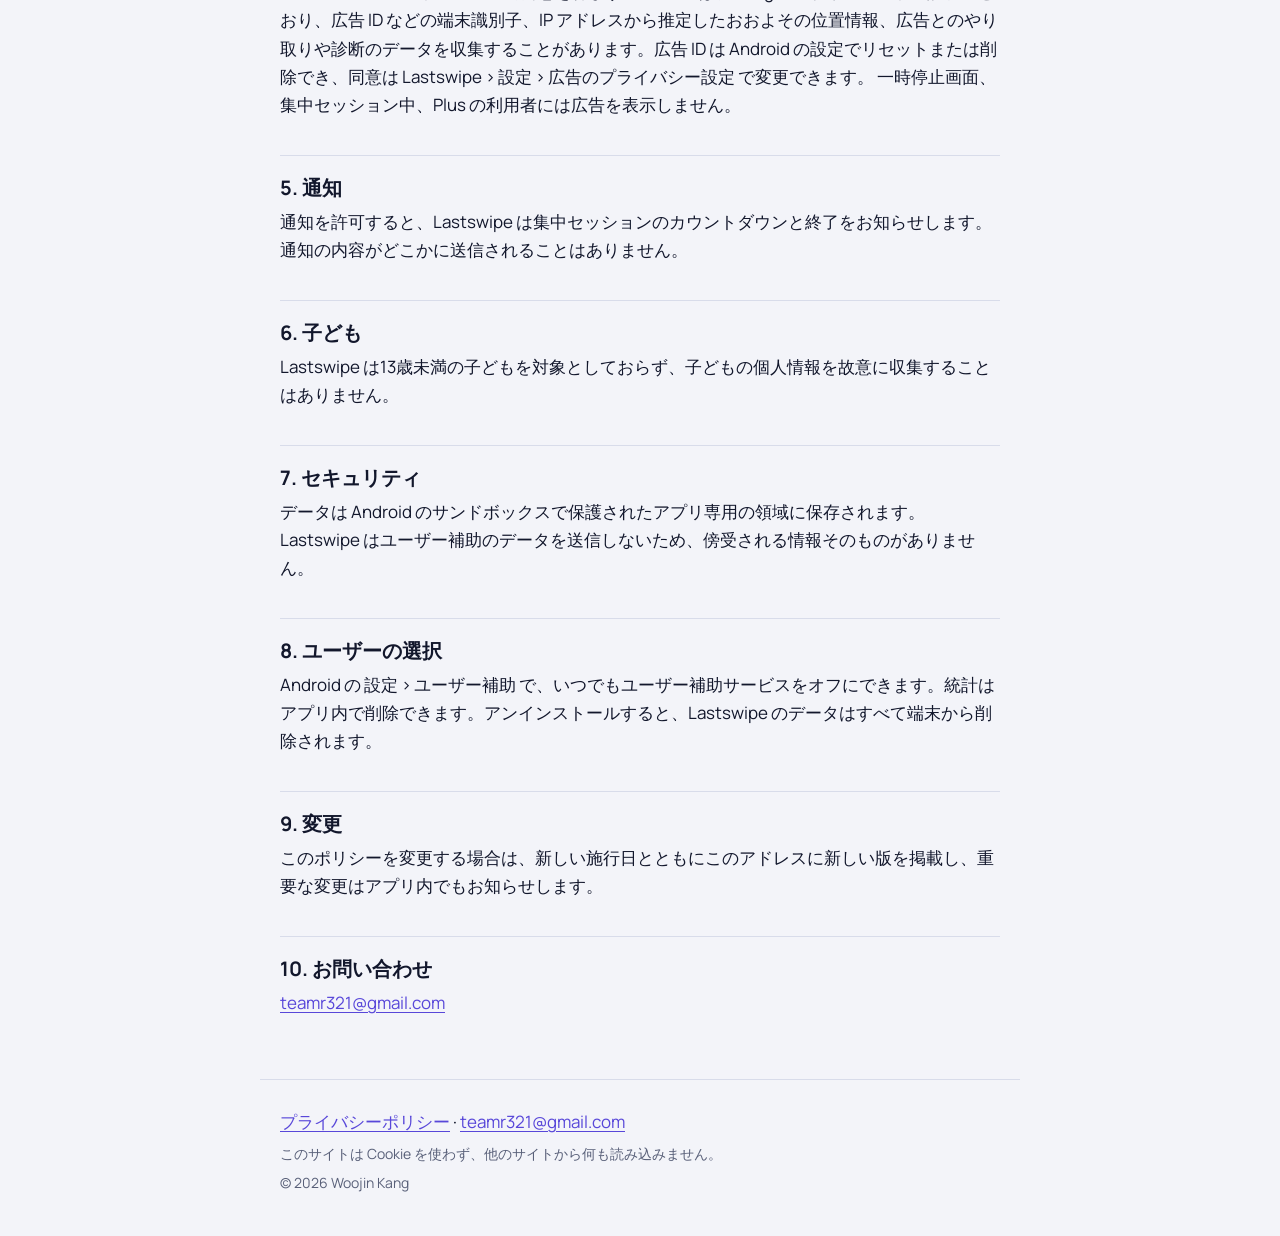
<file: privacy/ja/index.html>
<!doctype html>
<html lang="ja">
<head>
<meta charset="utf-8">
<meta name="viewport" content="width=device-width, initial-scale=1">
<meta http-equiv="Content-Security-Policy" content="default-src 'none'; script-src 'self'; style-src 'self'; img-src 'self'; font-src 'self'; base-uri 'none'; form-action 'none'">
<meta name="color-scheme" content="dark light">
<title>Lastswipe プライバシーポリシー</title>
<meta name="description" content="Lastswipe はスマホの中で動作します。アカウントも分析ツールもありません。ショート動画をブロックするために使う情報が端末の外に出ることはありません。">
<link rel="icon" type="image/png" href="../../assets/icon-512.png">
<link rel="apple-touch-icon" href="../../assets/icon-512.png">
<link rel="stylesheet" href="../../assets/style.css">
<link rel="canonical" href="https://teamr2005.github.io/privacy/ja/">
<link rel="alternate" hreflang="en" href="https://teamr2005.github.io/privacy/">
<link rel="alternate" hreflang="ko" href="https://teamr2005.github.io/privacy/ko/">
<link rel="alternate" hreflang="es" href="https://teamr2005.github.io/privacy/es/">
<link rel="alternate" hreflang="fr" href="https://teamr2005.github.io/privacy/fr/">
<link rel="alternate" hreflang="de" href="https://teamr2005.github.io/privacy/de/">
<link rel="alternate" hreflang="pt-BR" href="https://teamr2005.github.io/privacy/pt-br/">
<link rel="alternate" hreflang="ja" href="https://teamr2005.github.io/privacy/ja/">
<link rel="alternate" hreflang="x-default" href="https://teamr2005.github.io/privacy/">
<meta property="og:type" content="website">
<meta property="og:site_name" content="Lastswipe">
<meta property="og:title" content="Lastswipe プライバシーポリシー">
<meta property="og:description" content="Lastswipe はスマホの中で動作します。アカウントも分析ツールもありません。ショート動画をブロックするために使う情報が端末の外に出ることはありません。">
<meta property="og:url" content="https://teamr2005.github.io/privacy/ja/">
<meta property="og:image" content="https://teamr2005.github.io/assets/og.png">
</head>
<body>
<header class="top">
<a class="brand" href="../../"><img src="../../assets/logo.png" alt="" width="40" height="32">Lastswipe</a>
</header>
<main class="doc">
<nav class="langs" aria-label="Language / 언어"><ul><li><a href="../../privacy/" hreflang="en" lang="en">English</a></li><li><a href="../../privacy/ko/" hreflang="ko" lang="ko">한국어</a></li><li><a href="../../privacy/es/" hreflang="es" lang="es">Español</a></li><li><a href="../../privacy/fr/" hreflang="fr" lang="fr">Français</a></li><li><a href="../../privacy/de/" hreflang="de" lang="de">Deutsch</a></li><li><a href="../../privacy/pt-br/" hreflang="pt-BR" lang="pt-BR">Português (Brasil)</a></li><li><a href="../../privacy/ja/" hreflang="ja" lang="ja" aria-current="page">日本語</a></li></ul></nav>
<p class="notice">このページは翻訳版です。英語版と内容が異なる場合は、英語版が優先されます。 <a href="../" hreflang="en" lang="en">英語版を見る</a></p>
<h1>Lastswipe プライバシーポリシー</h1>
<p class="meta"><strong>施行日：</strong> 2026-11-05 · <strong>開発者：</strong> Woojin Kang, Ontario, Canada · <strong>連絡先：</strong> <a href="mailto:teamr321@gmail.com">teamr321@gmail.com</a></p>
<h2 id="s1">概要</h2>
<p>Lastswipe はスマホの中で動作します。アカウントも分析ツールもありません。ショート動画をブロックするために使う情報が端末の外に出ることはありません。</p>
<h2 id="s2">1. ユーザー補助サービス</h2>
<p>Lastswipe は、ユーザーが設定したルールに従ってショート動画のフィードやアプリをブロックするために、Android のユーザー補助サービス API を使います。ユーザーの許可を得て、次の情報にアクセスします。</p>
<ul><li>いま画面に表示されているアプリのパッケージ名</li><li>ショート動画のブロックをオンにしたアプリでは、画面要素の内部名とユーザー補助ラベル（例：ショート動画のプレーヤーを示す画面要素、選択された「Reels」タブ）</li><li>アプリで「フィードのリールをスキップ」をオンにした場合のみ：そのアプリのフィードをいつスクロールしているか、投稿が画面のどこにあるか</li></ul>
<p>メッセージ、コメント、キャプション、入力した文字は読み取りません。これらの情報は、ルールが当てはまるかどうかを判断するために、スマホのメモリ内ですぐに処理されます。当てはまる場合、Lastswipe は「戻る」を押すか一時停止画面を表示します。アプリで「フィードのリールをスキップ」をオンにしている場合は、スクロールが止まったときにそのアプリのフィードをショート動画の先まで代わりにスクロールします。Lastswipe が行う操作はこれだけです。ユーザー補助のデータが保存されたり、端末の外に送信されたり、販売・共有されたり、広告・分析・プロファイリングに使われたりすることはありません。</p>
<h2 id="s3">2. 端末に保存される情報</h2>
<p>Lastswipe は、スマホ内の非公開データベースにのみ次の情報を保存します：ルール、スケジュール、集中のプロフィール；ブロックした試みと例外の記録（アプリのパッケージ名、理由、時刻）；対応するショート動画アプリで毎日過ごした時間（分）；集中セッションの履歴；アプリの設定。約13か月より古い履歴は自動的に削除されます。これらのデータは Android のクラウドバックアップと端末間の転送から除外されています。 統計は 設定 &gt; すべての統計を削除 でいつでも消せます。アプリをアンインストールするとすべて削除されます。</p>
<h2 id="s4">3. 購入</h2>
<p>購入は Google Play が処理します。Lastswipe は Lastswipe Plus を有効にするために Google Play から購入状況とトークンを受け取りますが、お支払い情報を受け取ることはありません。Google Play には Google のプライバシーポリシーが適用されます。</p>
<h2 id="s5">4. 広告</h2>
<p>無料プランのユーザーには、メイン画面に Google AdMob のバナー広告が1つ表示されることがあります。法律で必要な場合、Lastswipe は広告をリクエストする前に、Google のユーザー メッセージ プラットフォームで同意を得ます。AdMob は、Google のドキュメントに記載のとおり、広告 ID などの端末識別子、IP アドレスから推定したおおよその位置情報、広告とのやり取りや診断のデータを収集することがあります。広告 ID は Android の設定でリセットまたは削除でき、同意は Lastswipe &gt; 設定 &gt; 広告のプライバシー設定 で変更できます。 一時停止画面、集中セッション中、Plus の利用者には広告を表示しません。</p>
<h2 id="s6">5. 通知</h2>
<p>通知を許可すると、Lastswipe は集中セッションのカウントダウンと終了をお知らせします。通知の内容がどこかに送信されることはありません。</p>
<h2 id="s7">6. 子ども</h2>
<p>Lastswipe は13歳未満の子どもを対象としておらず、子どもの個人情報を故意に収集することはありません。</p>
<h2 id="s8">7. セキュリティ</h2>
<p>データは Android のサンドボックスで保護されたアプリ専用の領域に保存されます。Lastswipe はユーザー補助のデータを送信しないため、傍受される情報そのものがありません。</p>
<h2 id="s9">8. ユーザーの選択</h2>
<p>Android の 設定 &gt; ユーザー補助 で、いつでもユーザー補助サービスをオフにできます。統計はアプリ内で削除できます。アンインストールすると、Lastswipe のデータはすべて端末から削除されます。</p>
<h2 id="s10">9. 変更</h2>
<p>このポリシーを変更する場合は、新しい施行日とともにこのアドレスに新しい版を掲載し、重要な変更はアプリ内でもお知らせします。</p>
<h2 id="s11">10. お問い合わせ</h2>
<p><a href="mailto:teamr321@gmail.com">teamr321@gmail.com</a></p>
</main>
<footer class="foot">
<p><a href="../../privacy/ja/">プライバシーポリシー</a> · <a href="mailto:teamr321@gmail.com">teamr321@gmail.com</a></p>
<p class="small">このサイトは Cookie を使わず、他のサイトから何も読み込みません。</p>
<p class="small">© 2026 Woojin Kang</p>
</footer>
</body>
</html>
</file>
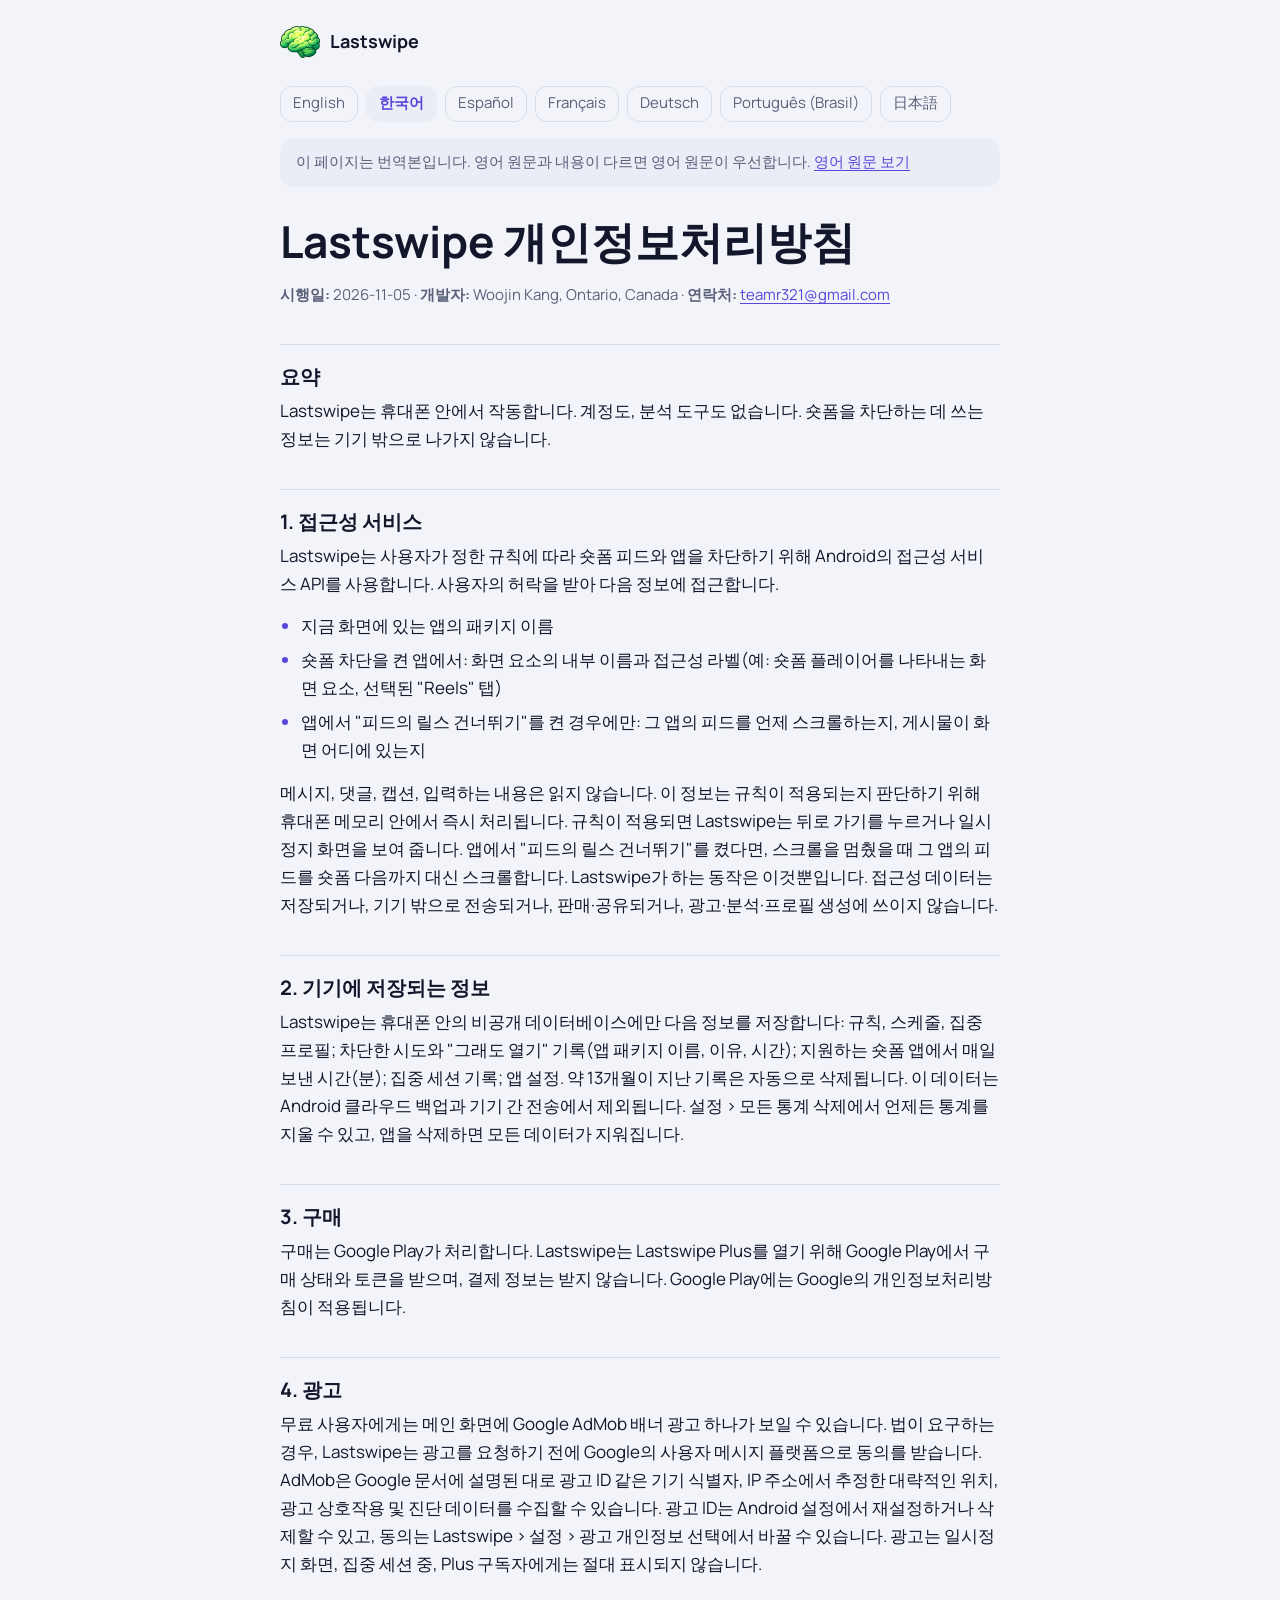
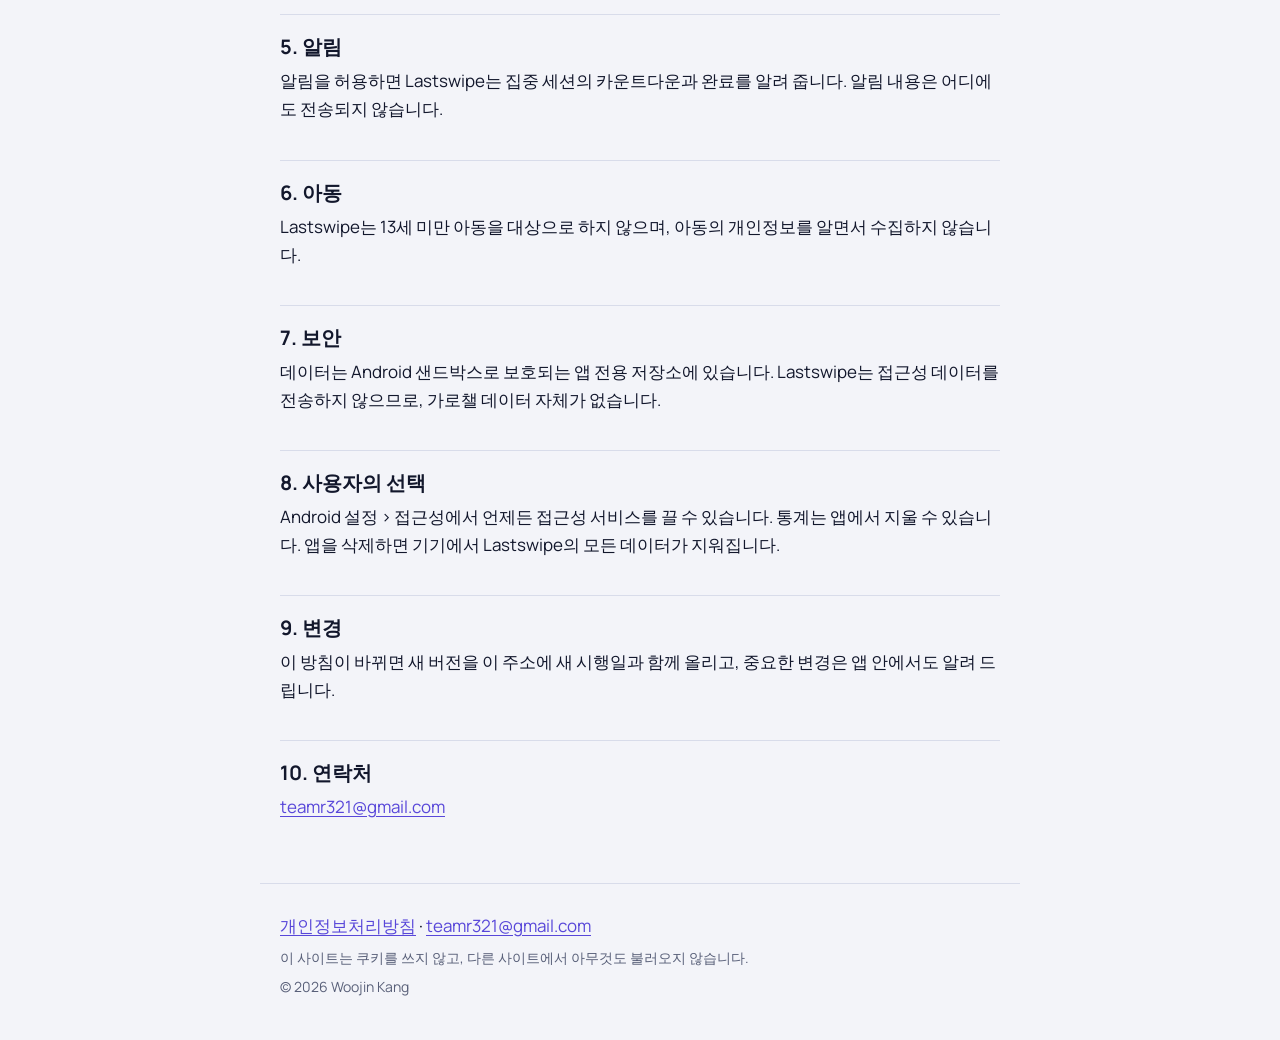
<file: privacy/ko/index.html>
<!doctype html>
<html lang="ko">
<head>
<meta charset="utf-8">
<meta name="viewport" content="width=device-width, initial-scale=1">
<meta http-equiv="Content-Security-Policy" content="default-src 'none'; script-src 'self'; style-src 'self'; img-src 'self'; font-src 'self'; base-uri 'none'; form-action 'none'">
<meta name="color-scheme" content="dark light">
<title>Lastswipe 개인정보처리방침</title>
<meta name="description" content="Lastswipe는 휴대폰 안에서 작동합니다. 계정도, 분석 도구도 없습니다. 숏폼을 차단하는 데 쓰는 정보는 기기 밖으로 나가지 않습니다.">
<link rel="icon" type="image/png" href="../../assets/icon-512.png">
<link rel="apple-touch-icon" href="../../assets/icon-512.png">
<link rel="stylesheet" href="../../assets/style.css">
<link rel="canonical" href="https://teamr2005.github.io/privacy/ko/">
<link rel="alternate" hreflang="en" href="https://teamr2005.github.io/privacy/">
<link rel="alternate" hreflang="ko" href="https://teamr2005.github.io/privacy/ko/">
<link rel="alternate" hreflang="es" href="https://teamr2005.github.io/privacy/es/">
<link rel="alternate" hreflang="fr" href="https://teamr2005.github.io/privacy/fr/">
<link rel="alternate" hreflang="de" href="https://teamr2005.github.io/privacy/de/">
<link rel="alternate" hreflang="pt-BR" href="https://teamr2005.github.io/privacy/pt-br/">
<link rel="alternate" hreflang="ja" href="https://teamr2005.github.io/privacy/ja/">
<link rel="alternate" hreflang="x-default" href="https://teamr2005.github.io/privacy/">
<meta property="og:type" content="website">
<meta property="og:site_name" content="Lastswipe">
<meta property="og:title" content="Lastswipe 개인정보처리방침">
<meta property="og:description" content="Lastswipe는 휴대폰 안에서 작동합니다. 계정도, 분석 도구도 없습니다. 숏폼을 차단하는 데 쓰는 정보는 기기 밖으로 나가지 않습니다.">
<meta property="og:url" content="https://teamr2005.github.io/privacy/ko/">
<meta property="og:image" content="https://teamr2005.github.io/assets/og.png">
</head>
<body>
<header class="top">
<a class="brand" href="../../"><img src="../../assets/logo.png" alt="" width="40" height="32">Lastswipe</a>
</header>
<main class="doc">
<nav class="langs" aria-label="Language / 언어"><ul><li><a href="../../privacy/" hreflang="en" lang="en">English</a></li><li><a href="../../privacy/ko/" hreflang="ko" lang="ko" aria-current="page">한국어</a></li><li><a href="../../privacy/es/" hreflang="es" lang="es">Español</a></li><li><a href="../../privacy/fr/" hreflang="fr" lang="fr">Français</a></li><li><a href="../../privacy/de/" hreflang="de" lang="de">Deutsch</a></li><li><a href="../../privacy/pt-br/" hreflang="pt-BR" lang="pt-BR">Português (Brasil)</a></li><li><a href="../../privacy/ja/" hreflang="ja" lang="ja">日本語</a></li></ul></nav>
<p class="notice">이 페이지는 번역본입니다. 영어 원문과 내용이 다르면 영어 원문이 우선합니다. <a href="../" hreflang="en" lang="en">영어 원문 보기</a></p>
<h1>Lastswipe 개인정보처리방침</h1>
<p class="meta"><strong>시행일:</strong> 2026-11-05 · <strong>개발자:</strong> Woojin Kang, Ontario, Canada · <strong>연락처:</strong> <a href="mailto:teamr321@gmail.com">teamr321@gmail.com</a></p>
<h2 id="s1">요약</h2>
<p>Lastswipe는 휴대폰 안에서 작동합니다. 계정도, 분석 도구도 없습니다. 숏폼을 차단하는 데 쓰는 정보는 기기 밖으로 나가지 않습니다.</p>
<h2 id="s2">1. 접근성 서비스</h2>
<p>Lastswipe는 사용자가 정한 규칙에 따라 숏폼 피드와 앱을 차단하기 위해 Android의 접근성 서비스 API를 사용합니다. 사용자의 허락을 받아 다음 정보에 접근합니다.</p>
<ul><li>지금 화면에 있는 앱의 패키지 이름</li><li>숏폼 차단을 켠 앱에서: 화면 요소의 내부 이름과 접근성 라벨(예: 숏폼 플레이어를 나타내는 화면 요소, 선택된 "Reels" 탭)</li><li>앱에서 "피드의 릴스 건너뛰기"를 켠 경우에만: 그 앱의 피드를 언제 스크롤하는지, 게시물이 화면 어디에 있는지</li></ul>
<p>메시지, 댓글, 캡션, 입력하는 내용은 읽지 않습니다. 이 정보는 규칙이 적용되는지 판단하기 위해 휴대폰 메모리 안에서 즉시 처리됩니다. 규칙이 적용되면 Lastswipe는 뒤로 가기를 누르거나 일시정지 화면을 보여 줍니다. 앱에서 "피드의 릴스 건너뛰기"를 켰다면, 스크롤을 멈췄을 때 그 앱의 피드를 숏폼 다음까지 대신 스크롤합니다. Lastswipe가 하는 동작은 이것뿐입니다. 접근성 데이터는 저장되거나, 기기 밖으로 전송되거나, 판매·공유되거나, 광고·분석·프로필 생성에 쓰이지 않습니다.</p>
<h2 id="s3">2. 기기에 저장되는 정보</h2>
<p>Lastswipe는 휴대폰 안의 비공개 데이터베이스에만 다음 정보를 저장합니다: 규칙, 스케줄, 집중 프로필; 차단한 시도와 "그래도 열기" 기록(앱 패키지 이름, 이유, 시간); 지원하는 숏폼 앱에서 매일 보낸 시간(분); 집중 세션 기록; 앱 설정. 약 13개월이 지난 기록은 자동으로 삭제됩니다. 이 데이터는 Android 클라우드 백업과 기기 간 전송에서 제외됩니다. 설정 &gt; 모든 통계 삭제에서 언제든 통계를 지울 수 있고, 앱을 삭제하면 모든 데이터가 지워집니다.</p>
<h2 id="s4">3. 구매</h2>
<p>구매는 Google Play가 처리합니다. Lastswipe는 Lastswipe Plus를 열기 위해 Google Play에서 구매 상태와 토큰을 받으며, 결제 정보는 받지 않습니다. Google Play에는 Google의 개인정보처리방침이 적용됩니다.</p>
<h2 id="s5">4. 광고</h2>
<p>무료 사용자에게는 메인 화면에 Google AdMob 배너 광고 하나가 보일 수 있습니다. 법이 요구하는 경우, Lastswipe는 광고를 요청하기 전에 Google의 사용자 메시지 플랫폼으로 동의를 받습니다. AdMob은 Google 문서에 설명된 대로 광고 ID 같은 기기 식별자, IP 주소에서 추정한 대략적인 위치, 광고 상호작용 및 진단 데이터를 수집할 수 있습니다. 광고 ID는 Android 설정에서 재설정하거나 삭제할 수 있고, 동의는 Lastswipe &gt; 설정 &gt; 광고 개인정보 선택에서 바꿀 수 있습니다. 광고는 일시정지 화면, 집중 세션 중, Plus 구독자에게는 절대 표시되지 않습니다.</p>
<h2 id="s6">5. 알림</h2>
<p>알림을 허용하면 Lastswipe는 집중 세션의 카운트다운과 완료를 알려 줍니다. 알림 내용은 어디에도 전송되지 않습니다.</p>
<h2 id="s7">6. 아동</h2>
<p>Lastswipe는 13세 미만 아동을 대상으로 하지 않으며, 아동의 개인정보를 알면서 수집하지 않습니다.</p>
<h2 id="s8">7. 보안</h2>
<p>데이터는 Android 샌드박스로 보호되는 앱 전용 저장소에 있습니다. Lastswipe는 접근성 데이터를 전송하지 않으므로, 가로챌 데이터 자체가 없습니다.</p>
<h2 id="s9">8. 사용자의 선택</h2>
<p>Android 설정 &gt; 접근성에서 언제든 접근성 서비스를 끌 수 있습니다. 통계는 앱에서 지울 수 있습니다. 앱을 삭제하면 기기에서 Lastswipe의 모든 데이터가 지워집니다.</p>
<h2 id="s10">9. 변경</h2>
<p>이 방침이 바뀌면 새 버전을 이 주소에 새 시행일과 함께 올리고, 중요한 변경은 앱 안에서도 알려 드립니다.</p>
<h2 id="s11">10. 연락처</h2>
<p><a href="mailto:teamr321@gmail.com">teamr321@gmail.com</a></p>
</main>
<footer class="foot">
<p><a href="../../privacy/ko/">개인정보처리방침</a> · <a href="mailto:teamr321@gmail.com">teamr321@gmail.com</a></p>
<p class="small">이 사이트는 쿠키를 쓰지 않고, 다른 사이트에서 아무것도 불러오지 않습니다.</p>
<p class="small">© 2026 Woojin Kang</p>
</footer>
</body>
</html>
</file>
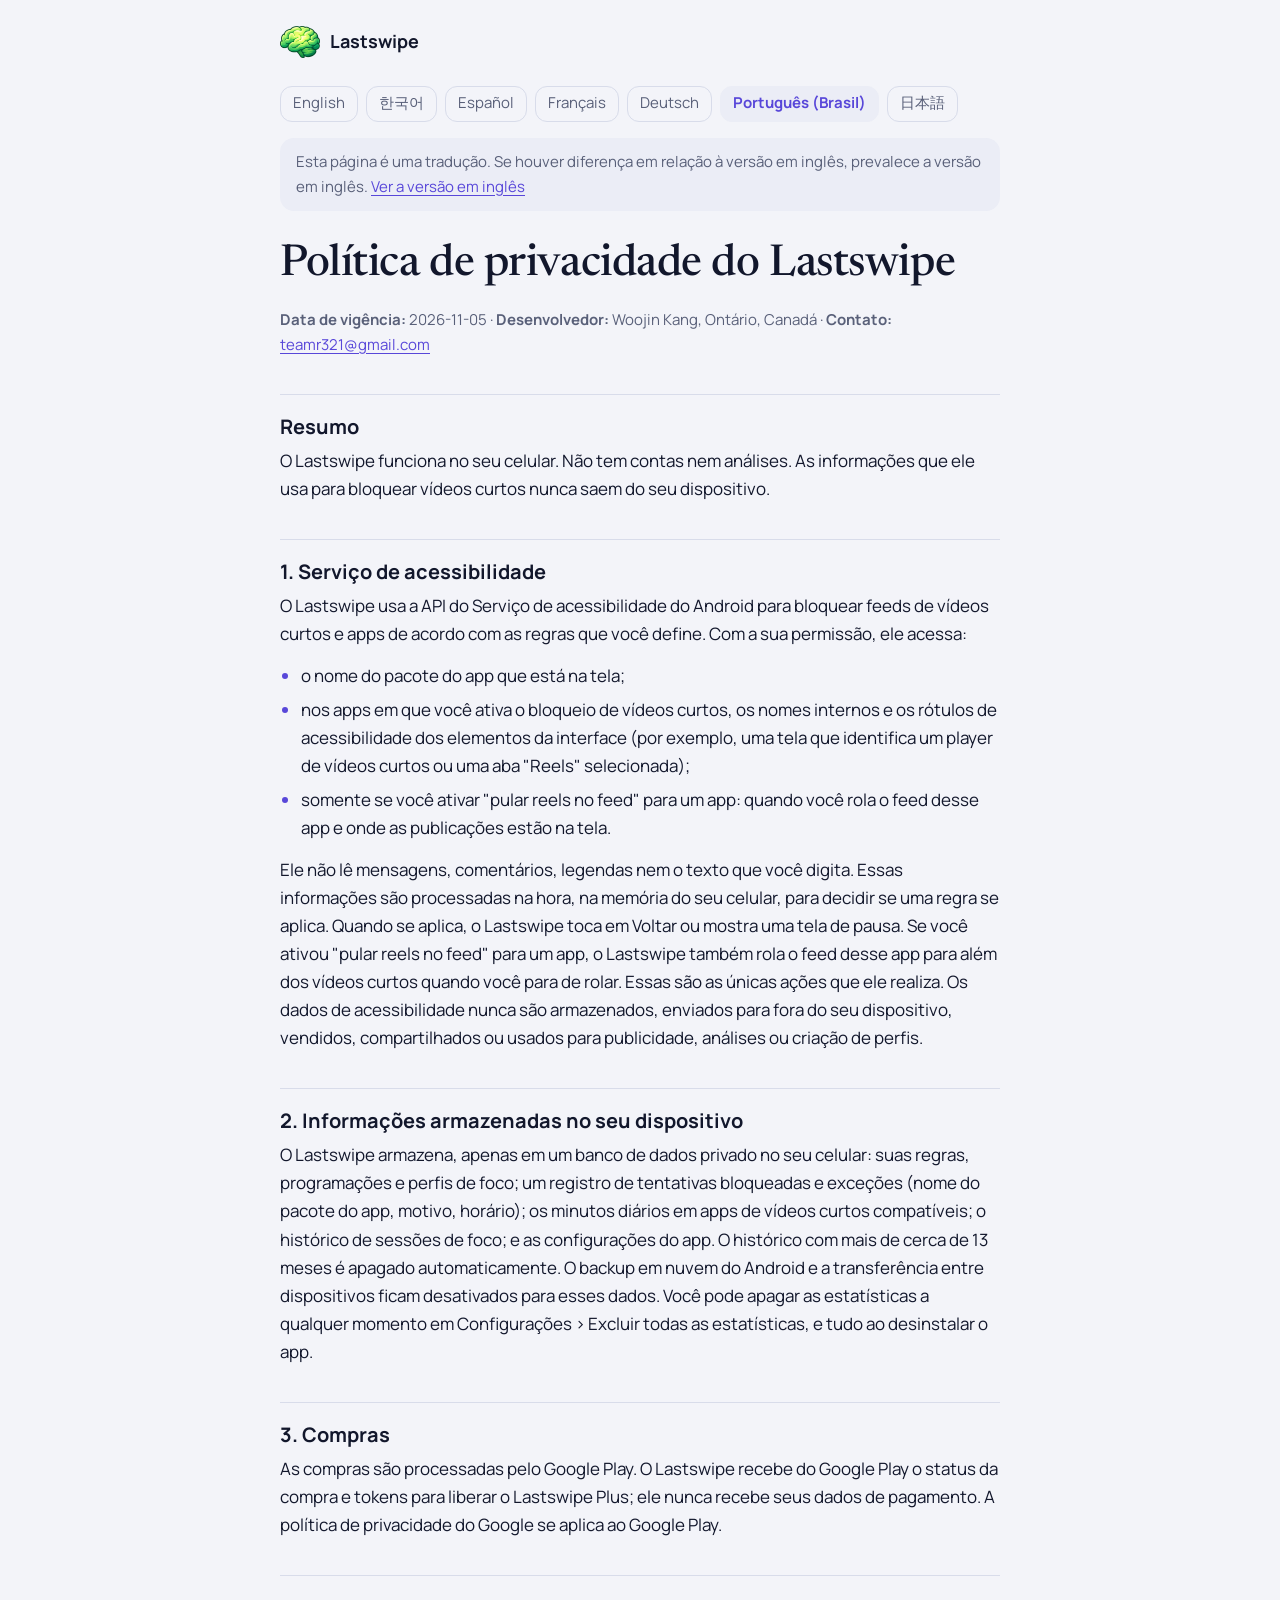
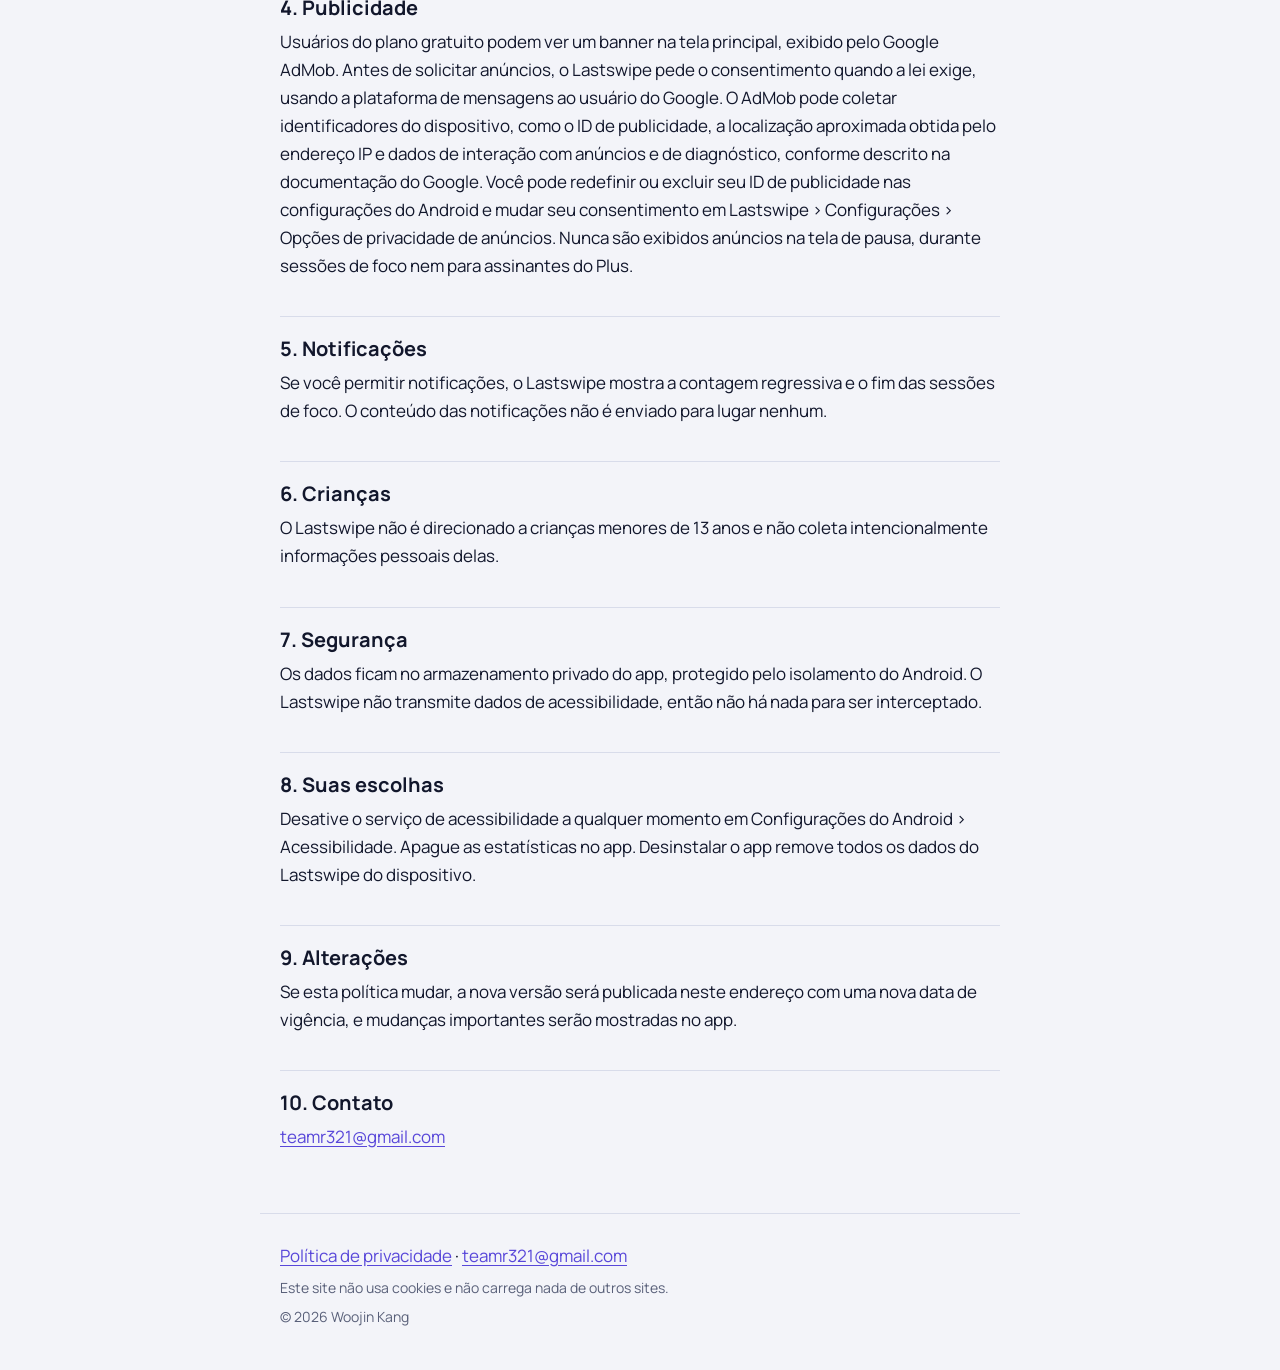
<file: privacy/pt-br/index.html>
<!doctype html>
<html lang="pt-BR">
<head>
<meta charset="utf-8">
<meta name="viewport" content="width=device-width, initial-scale=1">
<meta http-equiv="Content-Security-Policy" content="default-src 'none'; script-src 'self'; style-src 'self'; img-src 'self'; font-src 'self'; base-uri 'none'; form-action 'none'">
<meta name="color-scheme" content="dark light">
<title>Política de privacidade do Lastswipe</title>
<meta name="description" content="O Lastswipe funciona no seu celular. Não tem contas nem análises. As informações que ele usa para bloquear vídeos curtos nunca saem do seu dispositivo.">
<link rel="icon" type="image/png" href="../../assets/icon-512.png">
<link rel="apple-touch-icon" href="../../assets/icon-512.png">
<link rel="stylesheet" href="../../assets/style.css">
<link rel="canonical" href="https://teamr2005.github.io/privacy/pt-br/">
<link rel="alternate" hreflang="en" href="https://teamr2005.github.io/privacy/">
<link rel="alternate" hreflang="ko" href="https://teamr2005.github.io/privacy/ko/">
<link rel="alternate" hreflang="es" href="https://teamr2005.github.io/privacy/es/">
<link rel="alternate" hreflang="fr" href="https://teamr2005.github.io/privacy/fr/">
<link rel="alternate" hreflang="de" href="https://teamr2005.github.io/privacy/de/">
<link rel="alternate" hreflang="pt-BR" href="https://teamr2005.github.io/privacy/pt-br/">
<link rel="alternate" hreflang="ja" href="https://teamr2005.github.io/privacy/ja/">
<link rel="alternate" hreflang="x-default" href="https://teamr2005.github.io/privacy/">
<meta property="og:type" content="website">
<meta property="og:site_name" content="Lastswipe">
<meta property="og:title" content="Política de privacidade do Lastswipe">
<meta property="og:description" content="O Lastswipe funciona no seu celular. Não tem contas nem análises. As informações que ele usa para bloquear vídeos curtos nunca saem do seu dispositivo.">
<meta property="og:url" content="https://teamr2005.github.io/privacy/pt-br/">
<meta property="og:image" content="https://teamr2005.github.io/assets/og.png">
</head>
<body>
<header class="top">
<a class="brand" href="../../"><img src="../../assets/logo.png" alt="" width="40" height="32">Lastswipe</a>
</header>
<main class="doc">
<nav class="langs" aria-label="Language / 언어"><ul><li><a href="../../privacy/" hreflang="en" lang="en">English</a></li><li><a href="../../privacy/ko/" hreflang="ko" lang="ko">한국어</a></li><li><a href="../../privacy/es/" hreflang="es" lang="es">Español</a></li><li><a href="../../privacy/fr/" hreflang="fr" lang="fr">Français</a></li><li><a href="../../privacy/de/" hreflang="de" lang="de">Deutsch</a></li><li><a href="../../privacy/pt-br/" hreflang="pt-BR" lang="pt-BR" aria-current="page">Português (Brasil)</a></li><li><a href="../../privacy/ja/" hreflang="ja" lang="ja">日本語</a></li></ul></nav>
<p class="notice">Esta página é uma tradução. Se houver diferença em relação à versão em inglês, prevalece a versão em inglês. <a href="../" hreflang="en" lang="en">Ver a versão em inglês</a></p>
<h1>Política de privacidade do Lastswipe</h1>
<p class="meta"><strong>Data de vigência:</strong> 2026-11-05 · <strong>Desenvolvedor:</strong> Woojin Kang, Ontário, Canadá · <strong>Contato:</strong> <a href="mailto:teamr321@gmail.com">teamr321@gmail.com</a></p>
<h2 id="s1">Resumo</h2>
<p>O Lastswipe funciona no seu celular. Não tem contas nem análises. As informações que ele usa para bloquear vídeos curtos nunca saem do seu dispositivo.</p>
<h2 id="s2">1. Serviço de acessibilidade</h2>
<p>O Lastswipe usa a API do Serviço de acessibilidade do Android para bloquear feeds de vídeos curtos e apps de acordo com as regras que você define. Com a sua permissão, ele acessa:</p>
<ul><li>o nome do pacote do app que está na tela;</li><li>nos apps em que você ativa o bloqueio de vídeos curtos, os nomes internos e os rótulos de acessibilidade dos elementos da interface (por exemplo, uma tela que identifica um player de vídeos curtos ou uma aba "Reels" selecionada);</li><li>somente se você ativar "pular reels no feed" para um app: quando você rola o feed desse app e onde as publicações estão na tela.</li></ul>
<p>Ele não lê mensagens, comentários, legendas nem o texto que você digita. Essas informações são processadas na hora, na memória do seu celular, para decidir se uma regra se aplica. Quando se aplica, o Lastswipe toca em Voltar ou mostra uma tela de pausa. Se você ativou "pular reels no feed" para um app, o Lastswipe também rola o feed desse app para além dos vídeos curtos quando você para de rolar. Essas são as únicas ações que ele realiza. Os dados de acessibilidade nunca são armazenados, enviados para fora do seu dispositivo, vendidos, compartilhados ou usados para publicidade, análises ou criação de perfis.</p>
<h2 id="s3">2. Informações armazenadas no seu dispositivo</h2>
<p>O Lastswipe armazena, apenas em um banco de dados privado no seu celular: suas regras, programações e perfis de foco; um registro de tentativas bloqueadas e exceções (nome do pacote do app, motivo, horário); os minutos diários em apps de vídeos curtos compatíveis; o histórico de sessões de foco; e as configurações do app. O histórico com mais de cerca de 13 meses é apagado automaticamente. O backup em nuvem do Android e a transferência entre dispositivos ficam desativados para esses dados. Você pode apagar as estatísticas a qualquer momento em Configurações &gt; Excluir todas as estatísticas, e tudo ao desinstalar o app.</p>
<h2 id="s4">3. Compras</h2>
<p>As compras são processadas pelo Google Play. O Lastswipe recebe do Google Play o status da compra e tokens para liberar o Lastswipe Plus; ele nunca recebe seus dados de pagamento. A política de privacidade do Google se aplica ao Google Play.</p>
<h2 id="s5">4. Publicidade</h2>
<p>Usuários do plano gratuito podem ver um banner na tela principal, exibido pelo Google AdMob. Antes de solicitar anúncios, o Lastswipe pede o consentimento quando a lei exige, usando a plataforma de mensagens ao usuário do Google. O AdMob pode coletar identificadores do dispositivo, como o ID de publicidade, a localização aproximada obtida pelo endereço IP e dados de interação com anúncios e de diagnóstico, conforme descrito na documentação do Google. Você pode redefinir ou excluir seu ID de publicidade nas configurações do Android e mudar seu consentimento em Lastswipe &gt; Configurações &gt; Opções de privacidade de anúncios. Nunca são exibidos anúncios na tela de pausa, durante sessões de foco nem para assinantes do Plus.</p>
<h2 id="s6">5. Notificações</h2>
<p>Se você permitir notificações, o Lastswipe mostra a contagem regressiva e o fim das sessões de foco. O conteúdo das notificações não é enviado para lugar nenhum.</p>
<h2 id="s7">6. Crianças</h2>
<p>O Lastswipe não é direcionado a crianças menores de 13 anos e não coleta intencionalmente informações pessoais delas.</p>
<h2 id="s8">7. Segurança</h2>
<p>Os dados ficam no armazenamento privado do app, protegido pelo isolamento do Android. O Lastswipe não transmite dados de acessibilidade, então não há nada para ser interceptado.</p>
<h2 id="s9">8. Suas escolhas</h2>
<p>Desative o serviço de acessibilidade a qualquer momento em Configurações do Android &gt; Acessibilidade. Apague as estatísticas no app. Desinstalar o app remove todos os dados do Lastswipe do dispositivo.</p>
<h2 id="s10">9. Alterações</h2>
<p>Se esta política mudar, a nova versão será publicada neste endereço com uma nova data de vigência, e mudanças importantes serão mostradas no app.</p>
<h2 id="s11">10. Contato</h2>
<p><a href="mailto:teamr321@gmail.com">teamr321@gmail.com</a></p>
</main>
<footer class="foot">
<p><a href="../../privacy/pt-br/">Política de privacidade</a> · <a href="mailto:teamr321@gmail.com">teamr321@gmail.com</a></p>
<p class="small">Este site não usa cookies e não carrega nada de outros sites.</p>
<p class="small">© 2026 Woojin Kang</p>
</footer>
</body>
</html>
</file>
<file: assets/style.css>
/* Lastswipe website. Colours and type follow docs/03_DESIGN_SYSTEM.md. Fonts are the app's own (OFL 1.1). */

@font-face {
  font-family: "Manrope";
  src: url("fonts/manrope_variable.ttf") format("truetype");
  font-weight: 200 800;
  font-display: swap;
}
@font-face {
  font-family: "Newsreader";
  src: url("fonts/newsreader_variable.ttf") format("truetype");
  font-weight: 200 800;
  font-display: swap;
}

:root {
  color-scheme: dark light;
  --harbor: #0e1324;
  --hull: #161c31;
  --deck: #1f2742;
  --rope: #2e3758;
  --lantern: #a99dff;
  --on-lantern: #16113d;
  --kelp: #6fd6b5;
  --fog: #e9ecf8;
  --mist: #9ca4c2;
  --sans: "Manrope", system-ui, -apple-system, "Segoe UI", Roboto, "Apple SD Gothic Neo", "Malgun Gothic",
    "Noto Sans KR", "Hiragino Sans", "Yu Gothic", "Noto Sans JP", sans-serif;
  --serif: "Newsreader", Georgia, "Times New Roman", serif;
}
@media (prefers-color-scheme: light) {
  :root {
    --harbor: #f3f4f9;
    --hull: #ffffff;
    --deck: #ebedf6;
    --rope: #d8dcea;
    --lantern: #5847d9;
    --on-lantern: #ffffff;
    --kelp: #1c8f6f;
    --fog: #12172c;
    --mist: #596079;
  }
}

*,
*::before,
*::after {
  box-sizing: border-box;
}

html {
  -webkit-text-size-adjust: 100%;
  text-size-adjust: 100%;
}

body {
  margin: 0;
  background: var(--harbor);
  color: var(--fog);
  font: 400 17px/1.65 var(--sans);
  overflow-wrap: break-word;
}

main,
.top,
.foot {
  width: 100%;
  max-width: 760px;
  margin: 0 auto;
  padding-left: 20px;
  padding-right: 20px;
}

a {
  color: var(--lantern);
  text-underline-offset: 0.18em;
}
a:focus-visible,
.button:focus-visible {
  outline: 2px solid var(--lantern);
  outline-offset: 3px;
  border-radius: 6px;
}

/* Header */
.top {
  padding-top: 20px;
  padding-bottom: 8px;
}
.brand {
  display: inline-flex;
  align-items: center;
  gap: 10px;
  color: var(--fog);
  font-weight: 700;
  font-size: 18px;
  text-decoration: none;
  min-height: 44px;
}
.brand img {
  width: 40px;
  height: auto;
}

/* Type */
h1,
h2 {
  line-height: 1.2;
  text-wrap: balance;
}
h1 {
  font-family: var(--serif);
  font-weight: 500;
  font-size: clamp(32px, 6vw, 44px);
  letter-spacing: -0.01em;
  margin: 28px 0 16px;
}
h2 {
  font-weight: 700;
  font-size: 20px;
  margin: 36px 0 8px;
}
:lang(ko) h1,
:lang(ja) h1 {
  font-family: var(--sans);
  font-weight: 700;
  letter-spacing: 0;
}
p,
ul {
  margin: 0 0 14px;
}
ul {
  padding-left: 1.25em;
}
li {
  margin-bottom: 6px;
}
li::marker {
  color: var(--lantern);
}
code {
  font-size: 0.9em;
  background: var(--deck);
  padding: 0.1em 0.35em;
  border-radius: 6px;
}
.small {
  font-size: 14px;
  color: var(--mist);
}

/* Landing */
.hero {
  padding: 28px 0 12px;
}
.hero-logo {
  width: 160px;
  height: auto;
  display: block;
}
.hero h1 {
  font-size: clamp(36px, 8vw, 56px);
  margin-top: 20px;
}
.lede {
  font-size: 19px;
  color: var(--mist);
  max-width: 36em;
}
.button {
  display: inline-flex;
  align-items: center;
  min-height: 52px;
  padding: 0 24px;
  border-radius: 14px;
  background: var(--lantern);
  color: var(--on-lantern);
  font-weight: 700;
  text-decoration: none;
  margin-top: 8px;
}
.button.soon {
  background: transparent;
  color: var(--mist);
  border: 1px solid var(--rope);
}
.card {
  background: var(--hull);
  border: 1px solid var(--rope);
  border-radius: 20px;
  padding: 4px 24px 12px;
  margin: 20px 0;
}
.card h2 {
  margin-top: 20px;
}
.features {
  padding-left: 1.1em;
}
.trademark {
  margin: 28px 0 0;
}

/* Policy pages */
.doc {
  padding-bottom: 12px;
}
.doc h2 {
  padding-top: 20px;
  border-top: 1px solid var(--rope);
}
.meta {
  color: var(--mist);
  font-size: 15px;
}
.langs ul {
  list-style: none;
  display: flex;
  flex-wrap: wrap;
  gap: 8px;
  padding: 0;
  margin: 12px 0 0;
}
.langs li {
  margin: 0;
}
.langs a {
  display: inline-flex;
  align-items: center;
  min-height: 36px;
  padding: 0 12px;
  border: 1px solid var(--rope);
  border-radius: 12px;
  color: var(--mist);
  font-size: 15px;
  text-decoration: none;
}
.langs a:hover {
  color: var(--fog);
}
.langs a[aria-current="page"] {
  background: var(--deck);
  color: var(--lantern);
  border-color: var(--deck);
  font-weight: 700;
}
.notice {
  background: var(--deck);
  border-radius: 14px;
  padding: 12px 16px;
  margin: 16px 0 0;
  font-size: 15px;
  color: var(--mist);
}
.notice[hidden],
[hidden] {
  display: none;
}

/* Footer */
.foot {
  padding-top: 28px;
  padding-bottom: 36px;
  margin-top: 36px;
  border-top: 1px solid var(--rope);
}
.foot p {
  margin-bottom: 6px;
}
</file>
